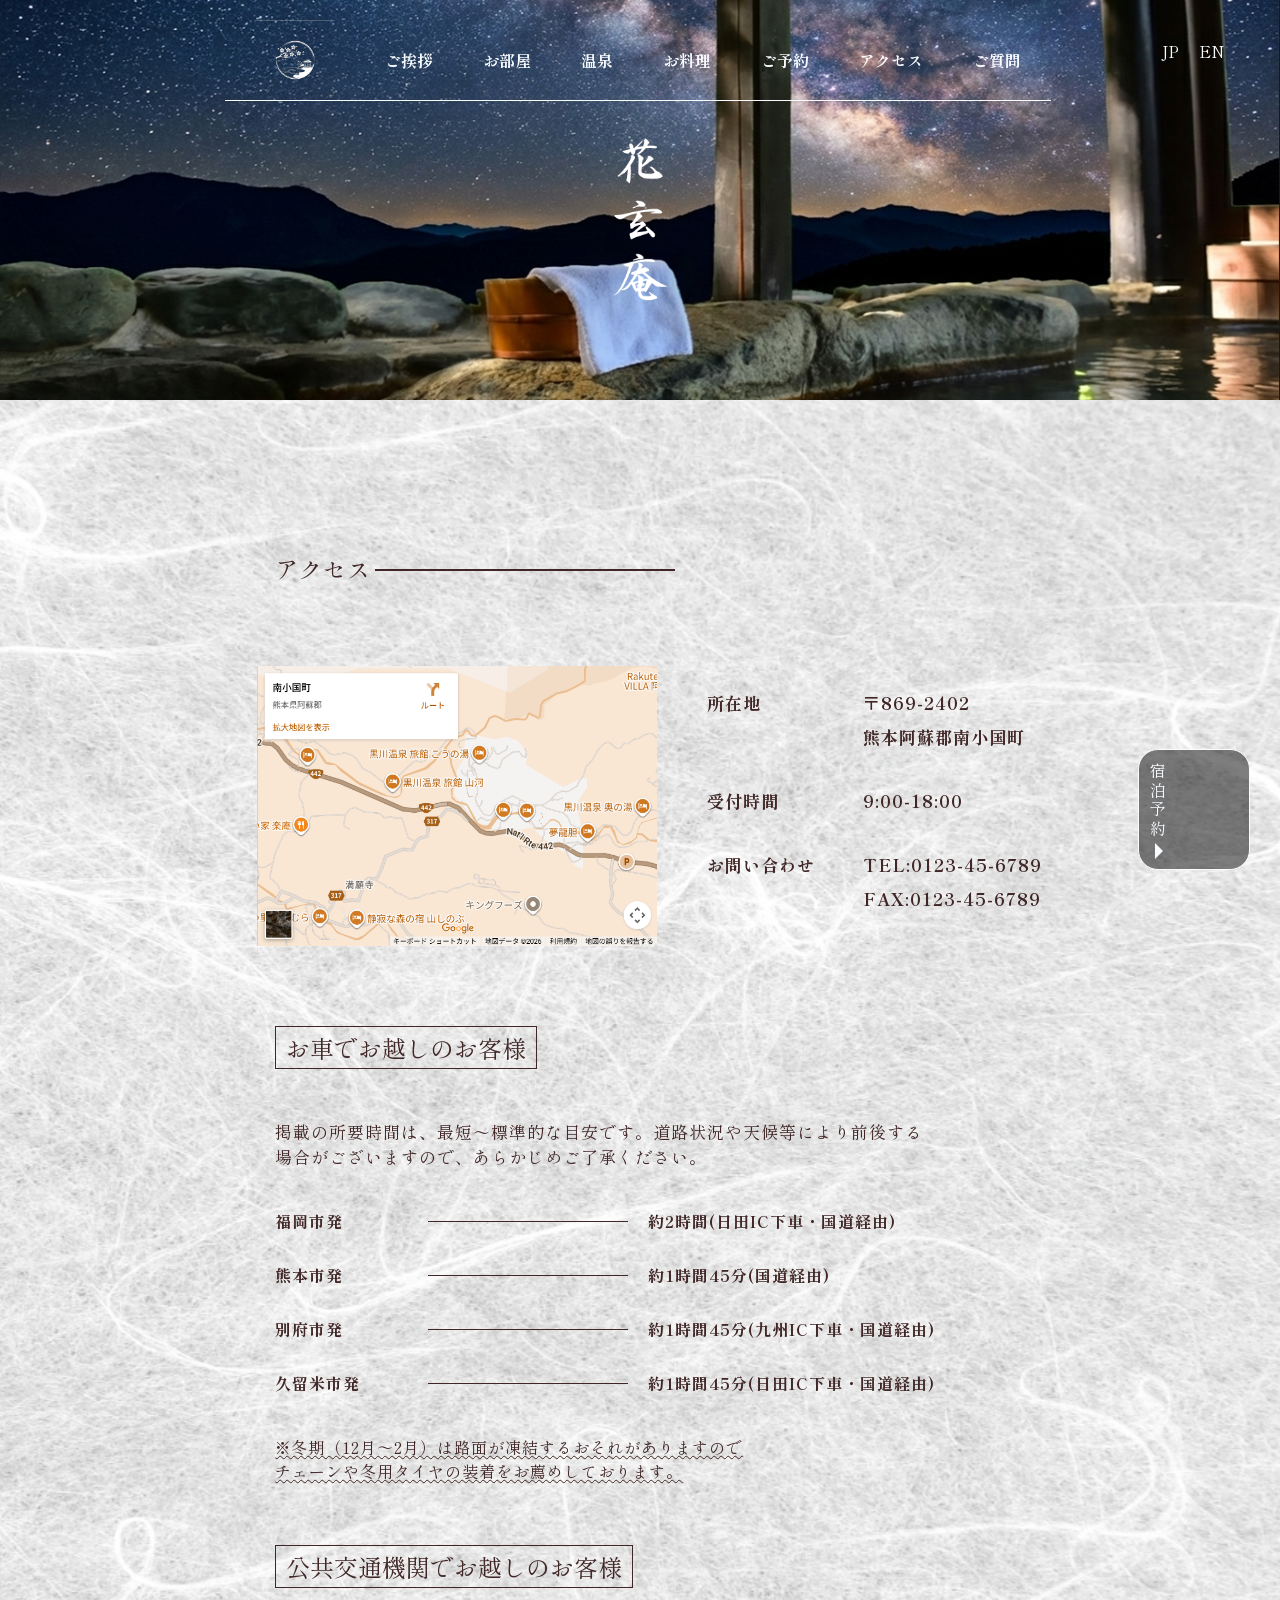
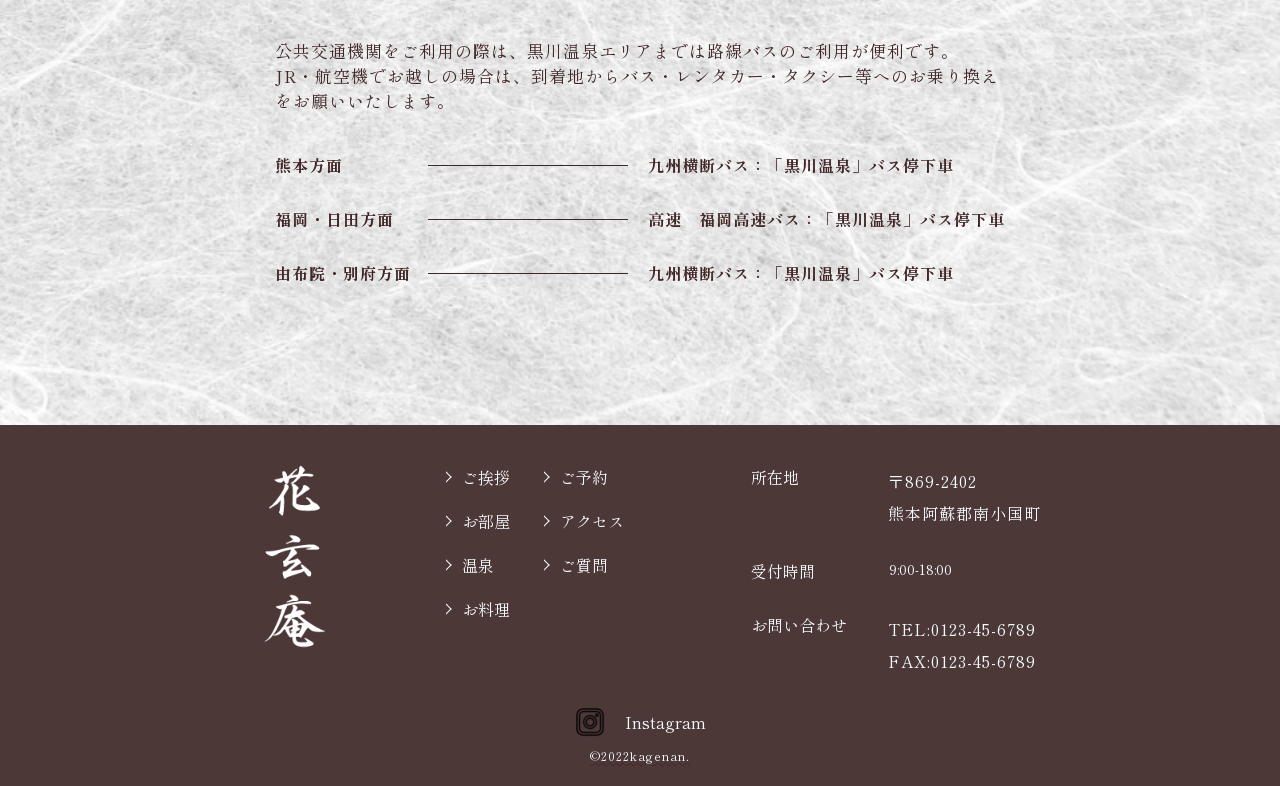
<file: access.html>
<!DOCTYPE html>
<html lang="ja">

<head>
    <meta charset="UTF-8">
    <meta http-equiv="X-UA-Compatible" content="IE=edge">
    <meta name="description" content="花玄庵webサイト">
    <meta name="viewport" content="width=device-width, initial-scale=1.0">
    <meta name="robots" content="noindex">
    <link rel="preconnect" href="https://fonts.googleapis.com">
    <link rel="preconnect" href="https://fonts.gstatic.com" crossorigin>
    <link href="https://fonts.googleapis.com/css2?family=Shippori+Mincho&display=swap" rel="stylesheet">
    <link rel="stylesheet" href="./access.css">
    <link rel="stylesheet" href="./slick/slick.css">
    <link rel="stylesheet" href="./slick/slick-theme.css">
    <title>花玄庵webサイト</title>
</head>

<body>
    <header>
        <div class="left">
            <span></span>
            <span></span>
            <span></span>
        </div>
        <nav>
            <ul>
                <li><a href="./index.html"><img src="./img/logo-kouho.png" alt="ロゴ"></a></li>
                <li><a href="./index.html">ご挨拶</a></li>
                <li><a href="./room.html">お部屋</a></li>
                <li><a href="./bath.html">温泉</a></li>
                <li><a href="./cook.html">お料理</a></li>
                <li><a href="./reservation.html">ご予約</a></li>
                <li><a href="./access.html">アクセス</a></li>
                <li><a href="./question.html">ご質問</a></li>
            </ul>
        </nav>
        <div class="language">
            <ul>
                <li>JP</li>
                <li>EN</li>
            </ul>
        </div>
    </header>
    <div class="topimg"></div>
    <div class="content">
        <div class="reservation">
            <a href="./reservation.html">宿泊予約</a>
        </div>
        <div class="inner">
            <h1>アクセス</h1>
            <div class="maparea">
                <img src="./img/map.png" alt="">
                <div class="adress">
                    <dl>
                        <dt>所在地</dt>
                        <dd>
                            <p>〒869-2402</p>
                            <p>熊本阿蘇郡南小国町</p>
                        </dd>
                    </dl>
                    <dl>
                        <dt>受付時間</dt>
                        <dd>9:00-18:00</dd>
                    </dl>
                    <dl>
                        <dt>お問い合わせ</dt>
                        <dd>
                            <p>TEL:0123-45-6789</p>
                            <p>FAX:0123-45-6789</p>
                        </dd>
                    </dl>
                </div>
            </div>
            <div class="cararea">
                <h2>お車でお越しのお客様</h2>
                <p class="intro">掲載の所要時間は、最短〜標準的な目安です。道路状況や天候等により前後する<br>場合がございますので、あらかじめご了承ください。</p>
                <ul class="car">
                    <li>
                        <dl>
                            <dt>福岡市発</dt>
                            <dd>約2時間(日田IC下車・国道経由)
                            </dd>
                        </dl>
                    </li>
                    <li>
                        <dl>
                            <dt>熊本市発</dt>
                            <dd>約1時間45分(国道経由)
                            </dd>
                        </dl>
                    </li>
                    <li>
                        <dl>
                            <dt>別府市発</dt>
                            <dd>約1時間45分(九州IC下車・国道経由)
                            </dd>
                        </dl>
                    </li>
                    <li>
                        <dl>
                            <dt>久留米市発</dt>
                            <dd>約1時間45分(日田IC下車・国道経由)
                            </dd>
                        </dl>
                    </li>
                </ul>
                <span>
                    ※冬期（12月～2月）は路面が凍結するおそれがありますので<br>
                    チェーンや冬用タイヤの装着をお薦めしております。
                </span>
            </div>
            <div class="communarea">
                <h2>公共交通機関でお越しのお客様</h2>
                <p class="intro">公共交通機関をご利用の際は、黒川温泉エリアまでは路線バスのご利用が便利です。<br>
                    JR・航空機でお越しの場合は、到着地からバス・レンタカー・タクシー等へのお乗り換え<br>をお願いいたします。</p>
                <ul class="car">
                    <li>
                        <dl>
                            <dt>熊本方面</dt>
                            <dd>九州横断バス：「黒川温泉」バス停下車
                            </dd>
                        </dl>
                    </li>
                    <li>
                        <dl>
                            <dt>福岡・日田方面</dt>
                            <dd>高速　福岡高速バス：「黒川温泉」バス停下車
                            </dd>
                        </dl>
                    </li>
                    <li>
                        <dl>
                            <dt>由布院・別府方面</dt>
                            <dd>九州横断バス：「黒川温泉」バス停下車
                            </dd>
                        </dl>
                    </li>
                </ul>
            </div>
        </div>
    </div>
    <footer>
        <div class="footerinner">
            <div class="logo">
                <img src="./img/kagenan.png" alt="ロゴ">
            </div>
            <div class="center">
                <div class="pagecontent">
                    <ul class="page">
                        <li><a href="./index.html">ご挨拶</a></li>
                        <li><a href="./room.html">お部屋</a></li>
                        <li><a href="">温泉</a></li>
                        <li><a href="./cook.html">お料理</a></li>
                    </ul>
                    <ul class="page">
                        <li><a href="./reservation.html">ご予約</a></li>
                        <li><a href="./access.html">アクセス</a></li>
                        <li><a href="./question.html">ご質問</a></li>
                    </ul>
                </div>
            </div>
            <div class="adress">
                <dl>
                    <dt>所在地</dt>
                    <dd>
                        <p>〒869-2402</p>
                        <p>熊本阿蘇郡南小国町</p>
                    </dd>
                </dl>
                <dl>
                    <dt>受付時間</dt>
                    <dd>9:00-18:00</dd>
                </dl>
                <dl>
                    <dt>お問い合わせ</dt>
                    <dd>
                        <p>TEL:0123-45-6789</p>
                        <p>FAX:0123-45-6789</p>
                    </dd>
                </dl>
            </div>
        </div>
        <div class="insta">
            <img src="./img/instagram.png" alt="インスタグラム">
            <p>Instagram</p>
        </div>
        <div class="footerspan">
            <span>&copy;2022kagenan.</span>
        </div>
    </footer>
    <script src="https://code.jquery.com/jquery-3.7.1.min.js"
        integrity="sha256-/JqT3SQfawRcv/BIHPThkBvs0OEvtFFmqPF/lYI/Cxo=" crossorigin="anonymous"></script>
    <script src="./slick/slick.min.js"></script>
    <script src="./script.js"></script>

</body>

</html>
</file>
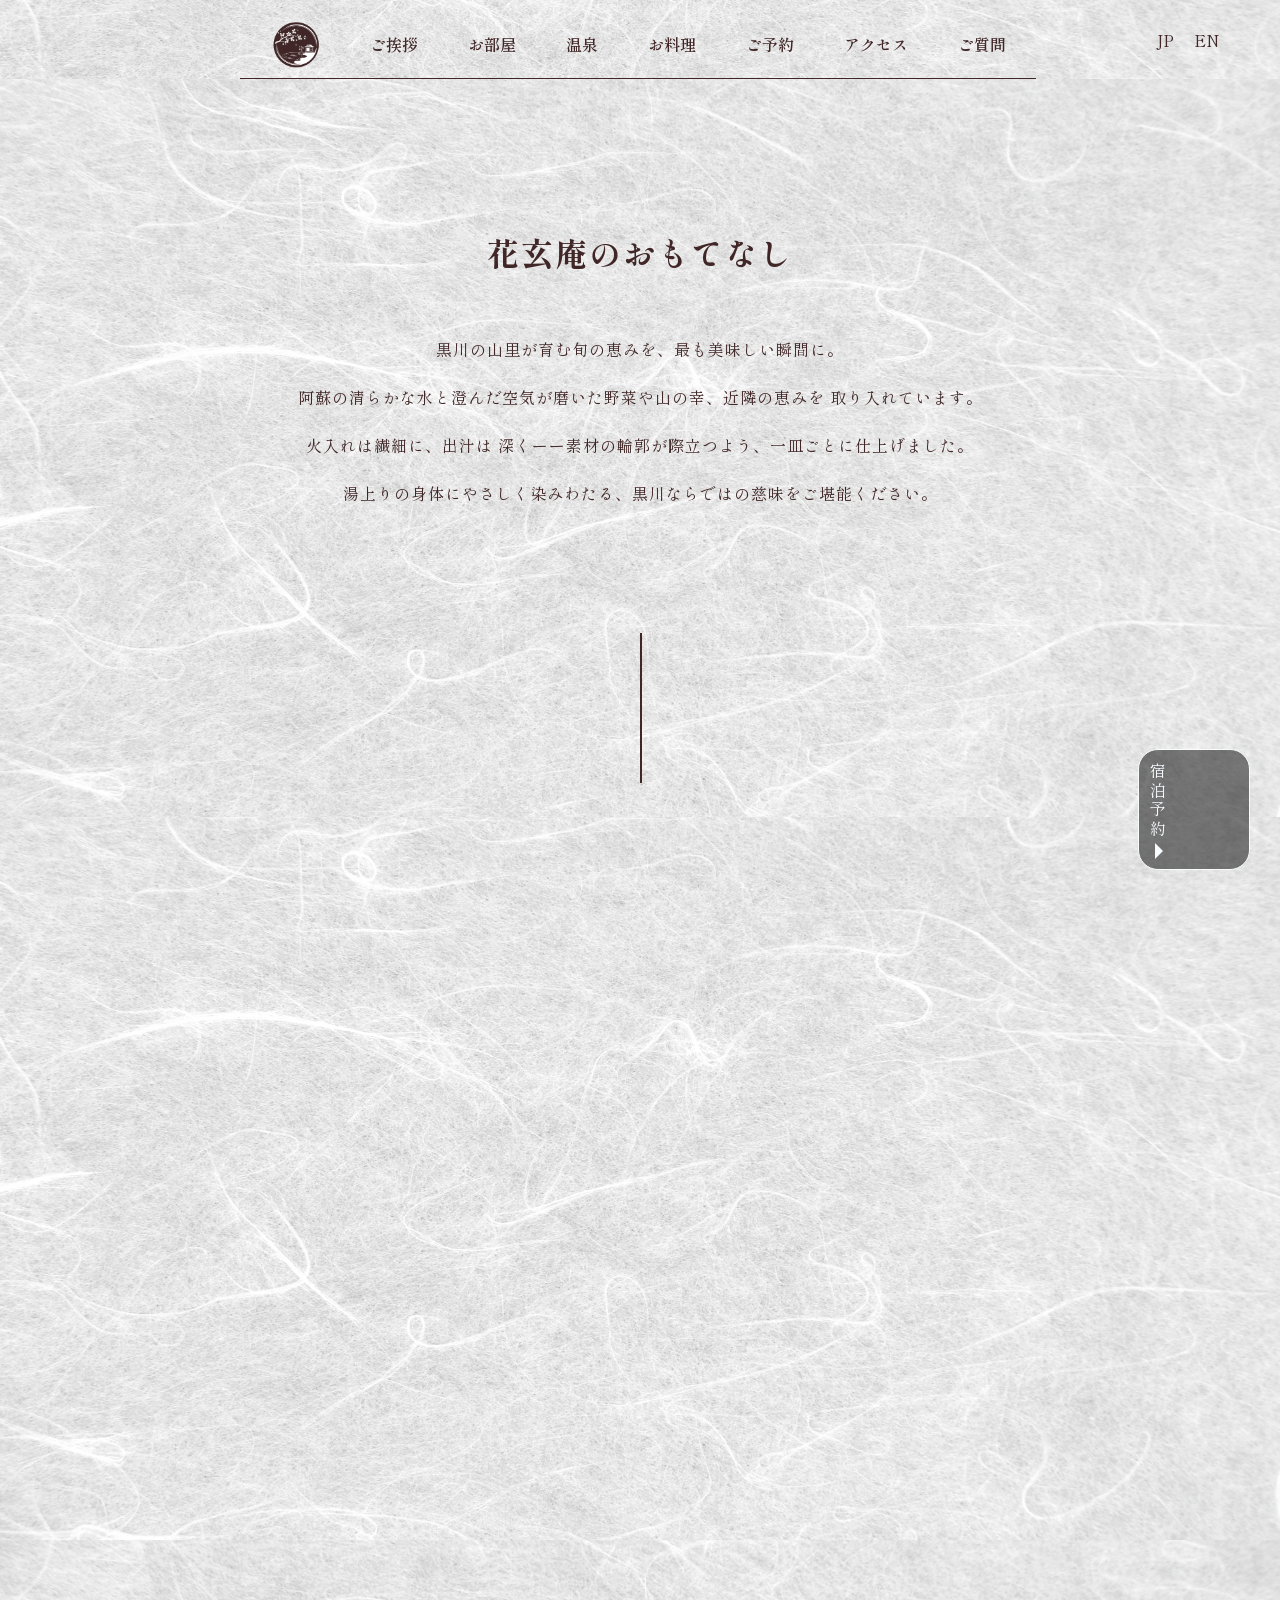
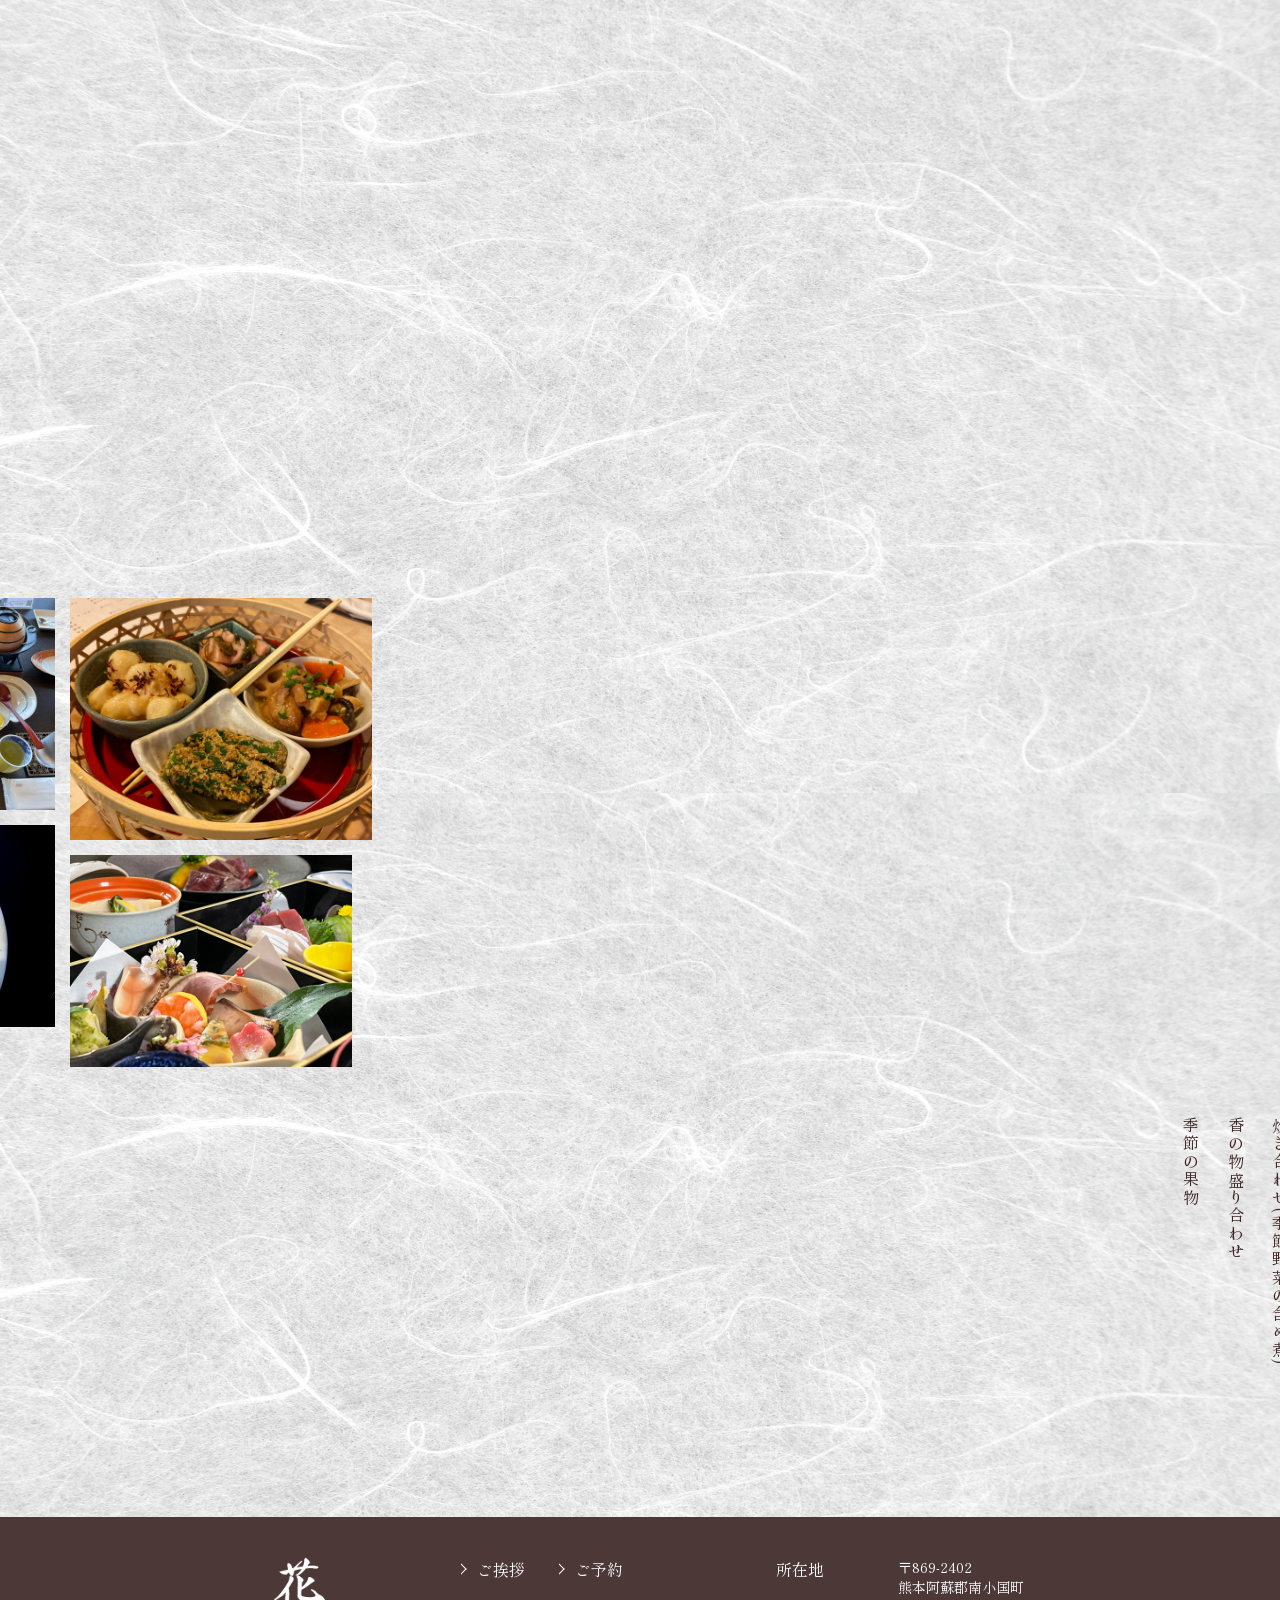
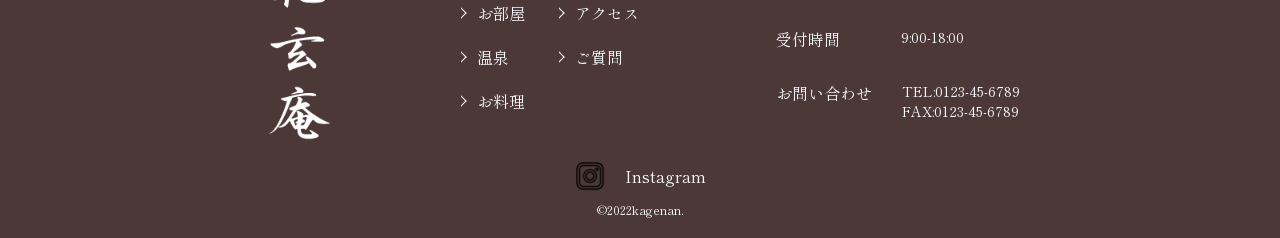
<file: cook.html>
<!DOCTYPE html>
<html lang="ja">

<head>
    <meta charset="UTF-8">
    <meta http-equiv="X-UA-Compatible" content="IE=edge">
    <meta name="description" content="花玄庵webサイト">
    <meta name="viewport" content="width=device-width, initial-scale=1.0">
    <meta name="robots" content="noindex">
    <link rel="preconnect" href="https://fonts.googleapis.com">
    <link rel="preconnect" href="https://fonts.gstatic.com" crossorigin>
    <link href="https://fonts.googleapis.com/css2?family=Shippori+Mincho&display=swap" rel="stylesheet">
    <link rel="stylesheet" href="./cook.css">
    <link rel="stylesheet" href="./slick/slick.css">
    <link rel="stylesheet" href="./slick/slick-theme.css">
    <title>花玄庵webサイト</title>
</head>

<body>
    <header class="huwa">
        <div class="left">
            <span></span>
            <span></span>
            <span></span>
        </div>
        <nav>
            <ul>
                <li><a href="./index.html"><img src="./img/icon.png" alt="ロゴ"></a></li>
                <li><a href="./index.html">ご挨拶</a></li>
                <li><a href="./room.html">お部屋</a></li>
                <li><a href="./bath.html">温泉</a></li>
                <li><a href="./cook.html">お料理</a></li>
                <li><a href="./reservation.html">ご予約</a></li>
                <li><a href="./access.html">アクセス</a></li>
                <li><a href="./question.html">ご質問</a></li>
            </ul>
        </nav>
        <div class="language">
            <ul>
                <li>JP</li>
                <li>EN</li>
            </ul>
        </div>
    </header>
    <div class="introduction huwa">
        <h1>花玄庵のおもてなし</h1>
        <p>黒川の山里が育む旬の恵みを、最も美味しい瞬間に。<br>
            阿蘇の清らかな水と澄んだ空気が磨いた野菜や山の幸、近隣の恵みを 取り入れています。<br>
            火入れは繊細に、出汁は 深くーー素材の輪郭が際立つよう、一皿ごとに仕上げました。<br>
            湯上りの身体にやさしく染みわたる、黒川ならではの慈味をご堪能ください。</p>
    </div>
    <div class="reservation huwa">
        <a href="./reservation.html">宿泊予約</a>
    </div>

    <div class="menu">
        <div class="dinner huwa">
            <h2>献立</h2>
            <div class="dinnercontent">
                <h3>夕食</h3>
                <div class="dinnercook">
                    <ul class="top">
                        <li><img src="./img/eat01.jpg" alt=""></li>
                        <li><img src="./img/cook5.jpg" alt=""></li>
                    </ul>
                    <ul class="bottom">
                        <li><img src="./img/cook6.jpg" alt=""></li>
                        <li><img src="./img/cook3.jpg" alt=""></li>
                    </ul>
                </div>
                <div class="osinagaki huwa">
                    <h4>おしながき<span>一例</span></h4>
                    <ul class="list">
                        <li>一、食前酒<span>梅酒</span></li>
                        <li>一、先付<span>山うどと湯葉の酢味噌掛け</span></li>
                        <li>一、前菜<span>阿蘇高菜とちりめんの和え物</span></li>
                        <li>一、茶碗<span>清まし仕立て</span></li>
                        <li>一、凌ぎ<span>季節の握り寿司</span></li>
                        <li>一、焼物<span>山女魚の塩焼き</span></li>
                        <li>一、温物<span>地野菜の含め煮</span></li>
                        <li>一、揚物<span>季節の天ぷら(山菜・地野菜)</span></li>
                        <li>一、酢の物<span>彩り野菜</span></li>
                        <li>一、御飯<span>南小国米土の土鍋炊き</span></li>
                        <li>一、止椀<span>赤出汁</span></li>
                        <li>一、甘味<span>抹茶わらび餅</span></li>
                    </ul>
                </div>
            </div>
        </div>
        <div class="morning huwa">
            <h2>献立</h2>
            <div class="dinnercontent">
                <h3>朝食</h3>
                <div class="dinnercook">
                    <ul class="top">
                        <li><img src="./img/asamesi.jpg" alt=""></li>
                        <li><img src="./img/34000104_s.jpg" alt=""></li>
                    </ul>
                    <ul class="bottom">
                        <li><img src="./img/33908802_s.jpg" alt=""></li>
                        <li><img src="./img/cook1.jpg" alt=""></li>
                    </ul>
                </div>
                <div class="osinagaki huwa">
                    <h4>おしながき<span>一例</span></h4>
                    <ul class="list">
                        <li>土鍋焼き<span>南小国米</span></li>
                        <li>味噌汁(自家味噌)</li>
                        <li>焼き魚(鱈・鮭・山女魚など)</li>
                        <li>だし巻き卵</li>
                        <li>小鉢三種</li>
                        <li>温泉玉子</li>
                        <li>地野菜のサラダ</li>
                        <li>炊き合わせ(季節野菜の含め煮)</li>
                        <li>香の物<span>盛り合わせ</span></li>
                        <li>季節の果物</li>
                    </ul>
                </div>
            </div>
        </div>
    </div>
    <footer>
        <div class="footerinner">
            <div class="logo">
                <img src="./img/kagenan.png" alt="ロゴ">
            </div>
            <div class="center">
                <div class="pagecontent">
                    <ul class="page">
                        <li><a href="./index.html">ご挨拶</a></li>
                        <li><a href="./room.html">お部屋</a></li>
                        <li><a href="./bath.html">温泉</a></li>
                        <li><a href="./cook.html">お料理</a></li>
                    </ul>
                    <ul class="page">
                        <li><a href="./reservation.html">ご予約</a></li>
                        <li><a href="./access.html">アクセス</a></li>
                        <li><a href="./question.html">ご質問</a></li>
                    </ul>
                </div>
            </div>
            <div class="adress">
                <dl>
                    <dt>所在地</dt>
                    <dd>
                        <p>〒869-2402</p>
                        <p>熊本阿蘇郡南小国町</p>
                    </dd>
                </dl>
                <dl>
                    <dt>受付時間</dt>
                    <dd>9:00-18:00</dd>
                </dl>
                <dl>
                    <dt>お問い合わせ</dt>
                    <dd>
                        <p>TEL:0123-45-6789</p>
                        <p>FAX:0123-45-6789</p>
                    </dd>
                </dl>
            </div>
        </div>
        <div class="insta">
            <img src="./img/instagram.png" alt="インスタグラム">
            <p>Instagram</p>
        </div>

        <div class="footerspan">
            <span>&copy;2022kagenan.</span>
        </div>
    </footer>
    <script src="https://code.jquery.com/jquery-3.7.1.min.js"
        integrity="sha256-/JqT3SQfawRcv/BIHPThkBvs0OEvtFFmqPF/lYI/Cxo=" crossorigin="anonymous"></script>
    <script src="./slick/slick.min.js"></script>
    <script src="./script.js"></script>

</body>

</html>
</file>
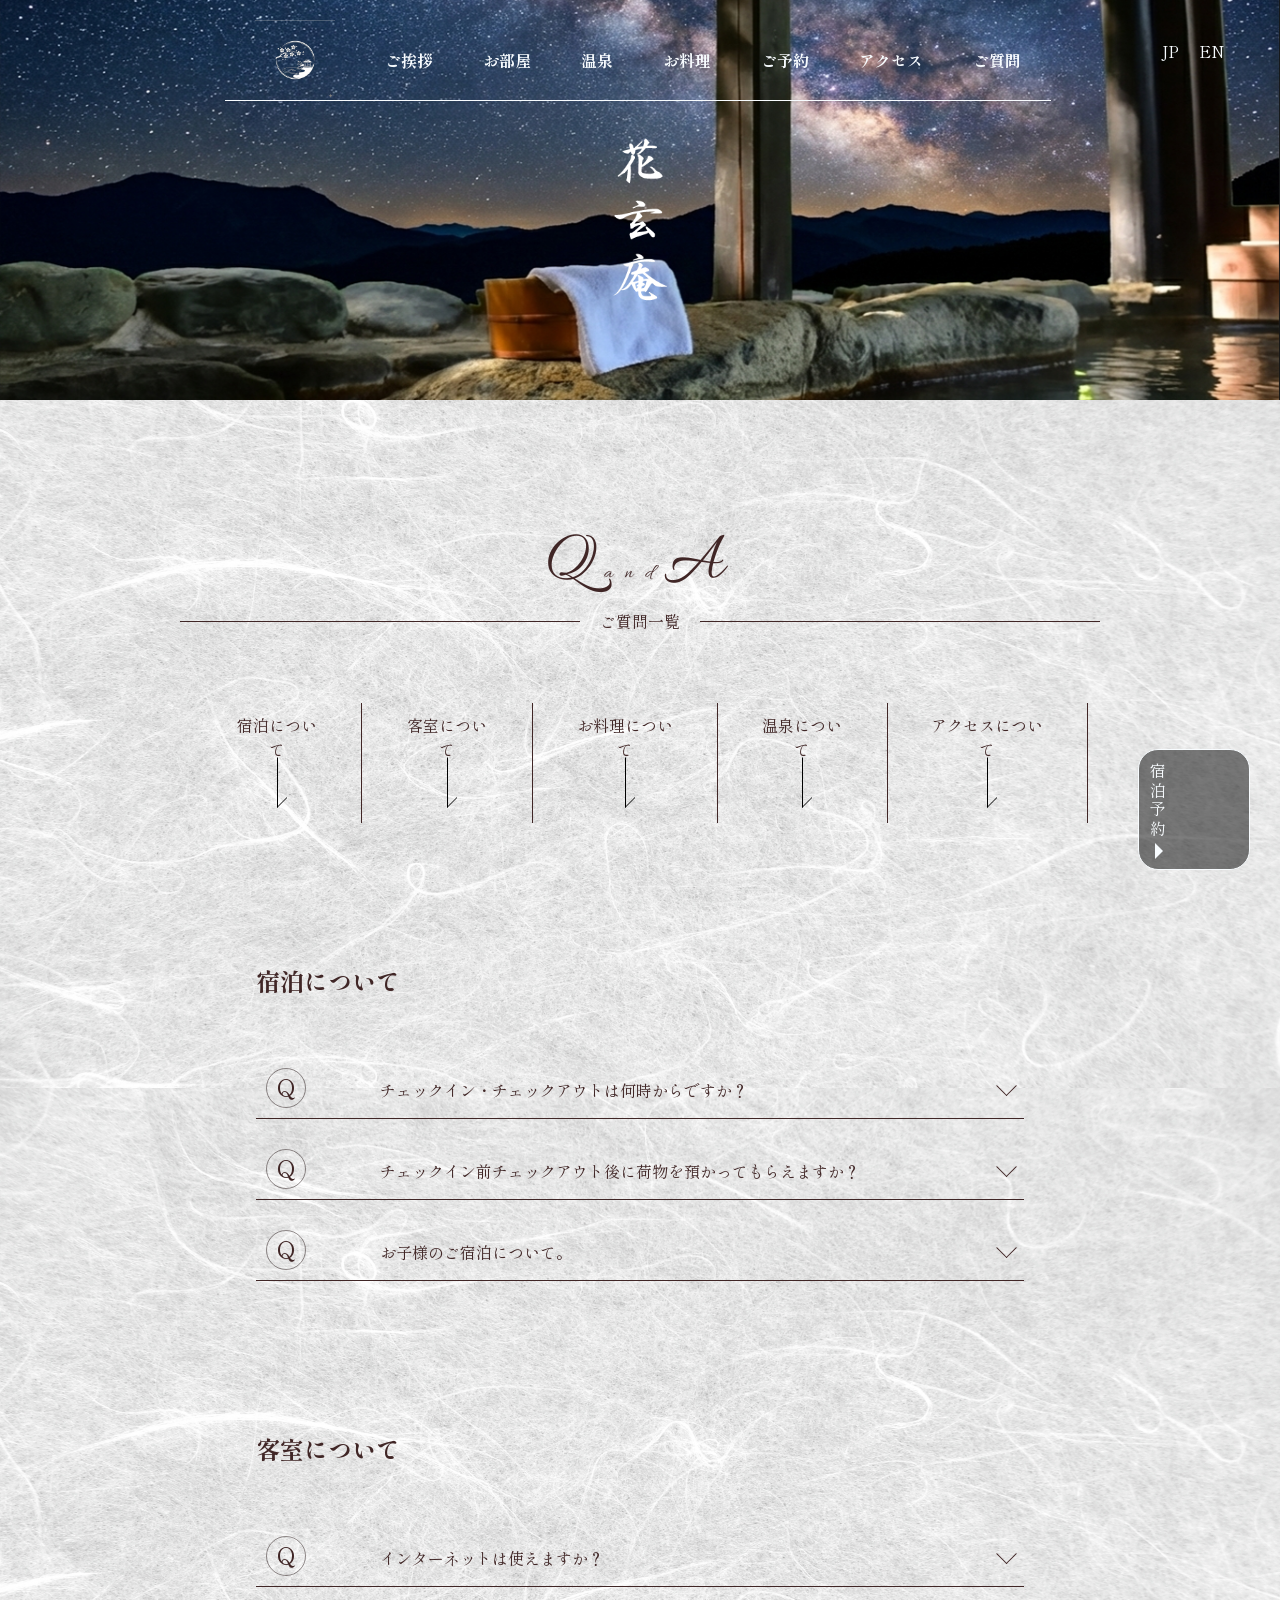
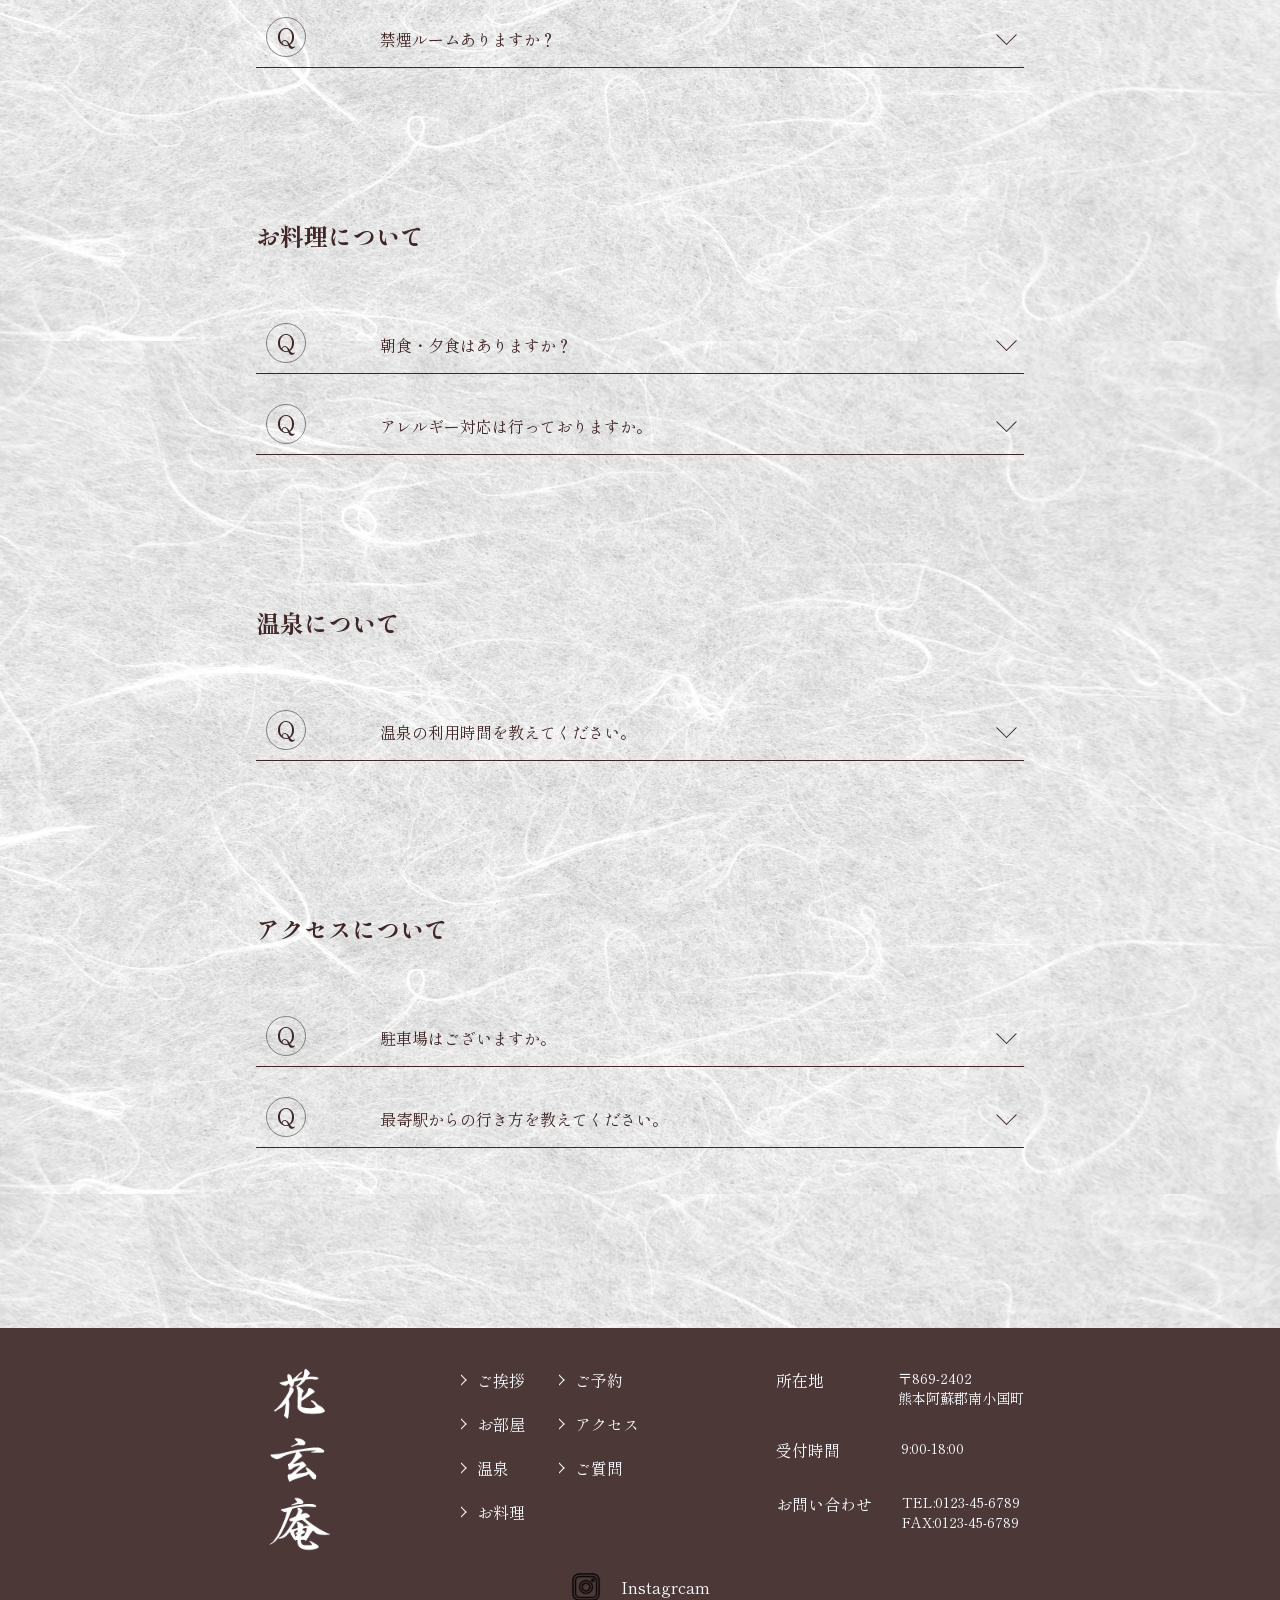
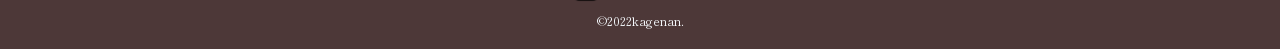
<file: question.html>
<!DOCTYPE html>
<html lang="ja">

<head>
    <meta charset="UTF-8">
    <meta http-equiv="X-UA-Compatible" content="IE=edge">
    <meta name="description" content="花玄庵webサイト">
    <meta name="viewport" content="width=device-width, initial-scale=1.0">
    <meta name="robots" content="noindex">
    <link rel="preconnect" href="https://fonts.googleapis.com">
    <link rel="preconnect" href="https://fonts.gstatic.com" crossorigin>
    <link href="https://fonts.googleapis.com/css2?family=Shippori+Mincho&display=swap" rel="stylesheet">
    <link rel="preconnect" href="https://fonts.googleapis.com">
    <link rel="preconnect" href="https://fonts.gstatic.com" crossorigin>
    <link href="https://fonts.googleapis.com/css2?family=Allura&family=Satisfy&display=swap" rel="stylesheet">
    <link rel="stylesheet" href="./question.css">
    <link rel="stylesheet" href="./slick/slick.css">
    <link rel="stylesheet" href="./slick/slick-theme.css">
    <title>花玄庵webサイト</title>
</head>

<body>
    <header>
        <div class="left">
            <span></span>
            <span></span>
            <span></span>
        </div>
        <nav>
            <ul>
                <li><a href="./index.html"><img src="./img/logo-kouho.png" alt="ロゴ"></a></li>
                <li><a href="./index.html">ご挨拶</a></li>
                <li><a href="./room.html">お部屋</a></li>
                <li><a href="">温泉</a></li>
                <li><a href="./cook.html">お料理</a></li>
                <li><a href="./reservation.html">ご予約</a></li>
                <li><a href="./access.html">アクセス</a></li>
                <li><a href="./question.html">ご質問</a></li>
            </ul>
        </nav>
        <div class="language">
            <ul>
                <li>JP</li>
                <li>EN</li>
            </ul>
        </div>
    </header>
    <div class="topimg"></div>
    <div class="content">
        <div class="contentinner">
            <h1>Q<span>and</span>A</h1>
            <span class="itiran">ご質問一覧</span>
            <ul>
                <li><a href="#stay">宿泊について</a></li>
                <li><a href="#guestroom">客室について</a></li>
                <li><a href="#cooking">お料理について</a></li>
                <li><a href="#hotspring">温泉について</a></li>
                <li><a href="#access">アクセスについて</a></li>
            </ul>
        </div>
        <div class="reservation">
            <a href="./reservation.html">宿泊予約</a>
        </div>
        <section id="stay" class="padding">
            <h2>宿泊について</h2>
            <input type="checkbox" id="check1" class="stay">
            <label for="check1" class="staylabel">
                <span>Q</span>
                チェックイン・チェックアウトは何時からですか？
            </label>
            <div class="sita">
                チェックイン：15:00<span></span>チェックアウト:11:00
            </div>
            <input type="checkbox" id="check2" class="stay">
            <label for="check2" class="staylabel">
                <span>Q</span>
                チェックイン前チェックアウト後に荷物を預かってもらえますか？
            </label>
            <div class="sita">
                それぞれ前後５時間以内でしたら受付可能でございます。
            </div>
            <input type="checkbox" id="check3" class="stay">
            <label for="check3" class="staylabel">
                <span>Q</span>
                お子様のご宿泊について。
            </label>
            <div class="sita">
                当館では４人までのお子様の受け入れを対応可としています。
            </div>
        </section>
        <section id="guestroom" class="padding">
            <h2>客室について</h2>
            <input type="checkbox" id="check4" class="stay">
            <label for="check4" class="staylabel">
                <span>Q</span>
                インターネットは使えますか？
            </label>
            <div class="sita">
                ご使用できます。当館の無料Wi-Fiをお貸しいたしますので、ご利用ください。
            </div>
            <input type="checkbox" id="check5" class="stay">
            <label for="check5" class="staylabel">
                <span>Q</span>
                禁煙ルームありますか？
            </label>
            <div class="sita">
                ございます。当館の専用禁煙ルームをご利用ください。
            </div>
        </section>
        <section id="cooking" class="padding">
            <h2>お料理について</h2>
            <input type="checkbox" id="check6" class="stay">
            <label for="check6" class="staylabel">
                <span>Q</span>
                朝食・夕食はありますか？
            </label>
            <div class="sita">
                ございます。朝食・夕食それぞれありなしを選択できますのでお好みでご選択ください。
            </div>
            <input type="checkbox" id="check7" class="stay">
            <label for="check7" class="staylabel">
                <span>Q</span>
                アレルギー対応は行っておりますか。
            </label>
            <div class="sita">
                行っております。<br>もし食べられないものがございましたら可能な限り対応いたしますので、お気軽にご相談下さい。
            </div>
        </section>
        <section id="hotspring" class="padding">
            <h2>温泉について</h2>
            <input type="checkbox" id="check8" class="stay">
            <label for="check8" class="staylabel">
                <span>Q</span>
                温泉の利用時間を教えてください。
            </label>
            <div class="sita">
                8：00-10：00<span></span>15：00-20：00
            </div>
        </section>
        <section id="access" class="padding">
            <h2>アクセスについて</h2>
            <input type="checkbox" id="check9" class="stay">
            <label for="check9" class="staylabel">
                <span>Q</span>
                駐車場はございますか。
            </label>
            <div class="sita">
                旅館より徒歩5分の場所にございます。詳しくはアクセスページをご覧ください。
            </div>
            <input type="checkbox" id="check10" class="stay">
            <label for="check10" class="staylabel">
                <span>Q</span>
                最寄駅からの行き方を教えてください。
            </label>
            <div class="sita">
                アクセスページをご覧ください。
            </div>
        </section>
    </div>
    <footer>
        <div class="footerinner">
            <div class="logo">
                <img src="./img/kagenan.png" alt="ロゴ">
            </div>
            <div class="center">
                <div class="pagecontent">
                    <ul class="page">
                        <li><a href="./index.html">ご挨拶</a></li>
                        <li><a href="./room.html">お部屋</a></li>
                        <li><a href="">温泉</a></li>
                        <li><a href="./cook.html">お料理</a></li>
                    </ul>
                    <ul class="page">
                        <li><a href="./reservation.html">ご予約</a></li>
                        <li><a href="./access.html">アクセス</a></li>
                        <li><a href="./question.html">ご質問</a></li>
                    </ul>
                </div>
            </div>
            <div class="adress">
                <dl>
                    <dt>所在地</dt>
                    <dd>
                        <p>〒869-2402</p>
                        <p>熊本阿蘇郡南小国町</p>
                    </dd>
                </dl>
                <dl>
                    <dt>受付時間</dt>
                    <dd>9:00-18:00</dd>
                </dl>
                <dl>
                    <dt>お問い合わせ</dt>
                    <dd>
                        <p>TEL:0123-45-6789</p>
                        <p>FAX:0123-45-6789</p>
                    </dd>
                </dl>
            </div>
        </div>
        <div class="insta">
            <img src="./img/instagram.png" alt="インスタグラム">
            <p>Instagrcam</p>
        </div>
        <div class="footerspan">
            <span>&copy;2022kagenan.</span>
        </div>
    </footer>

</body>

</html>
</file>
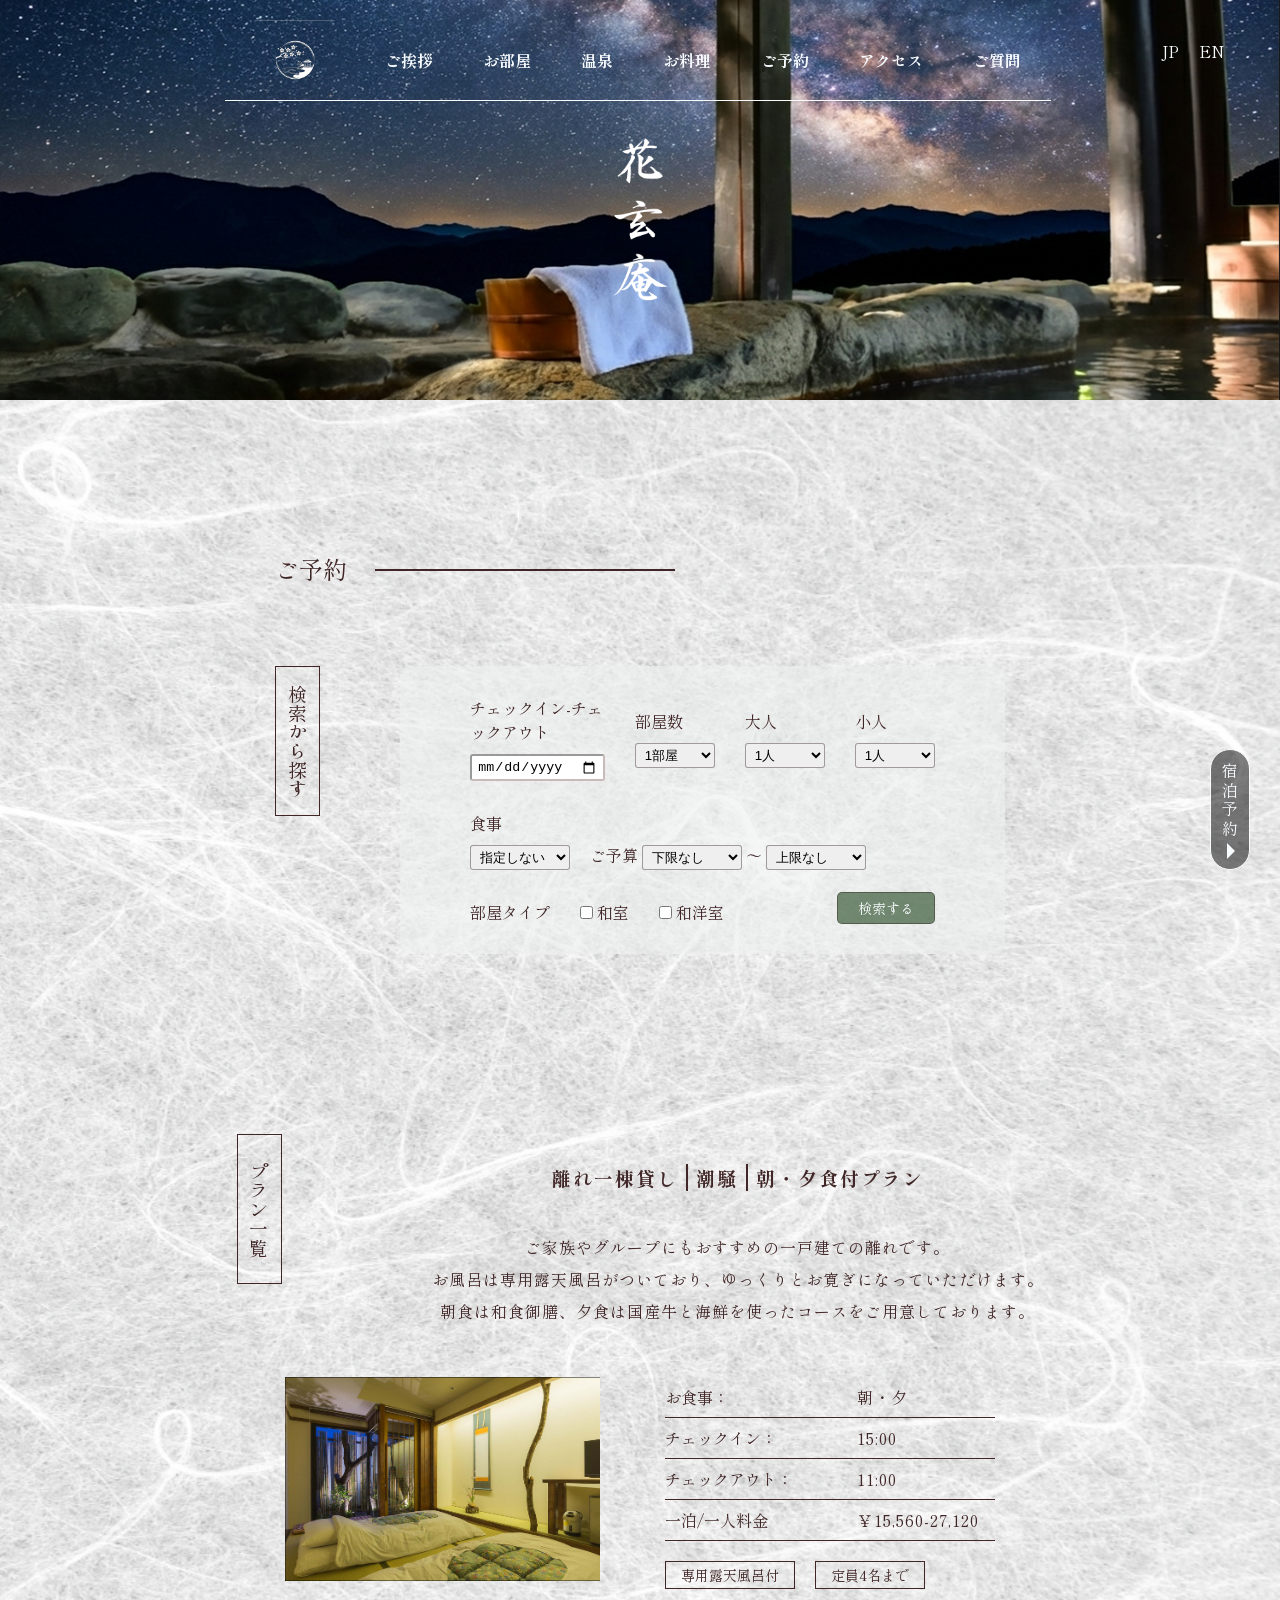
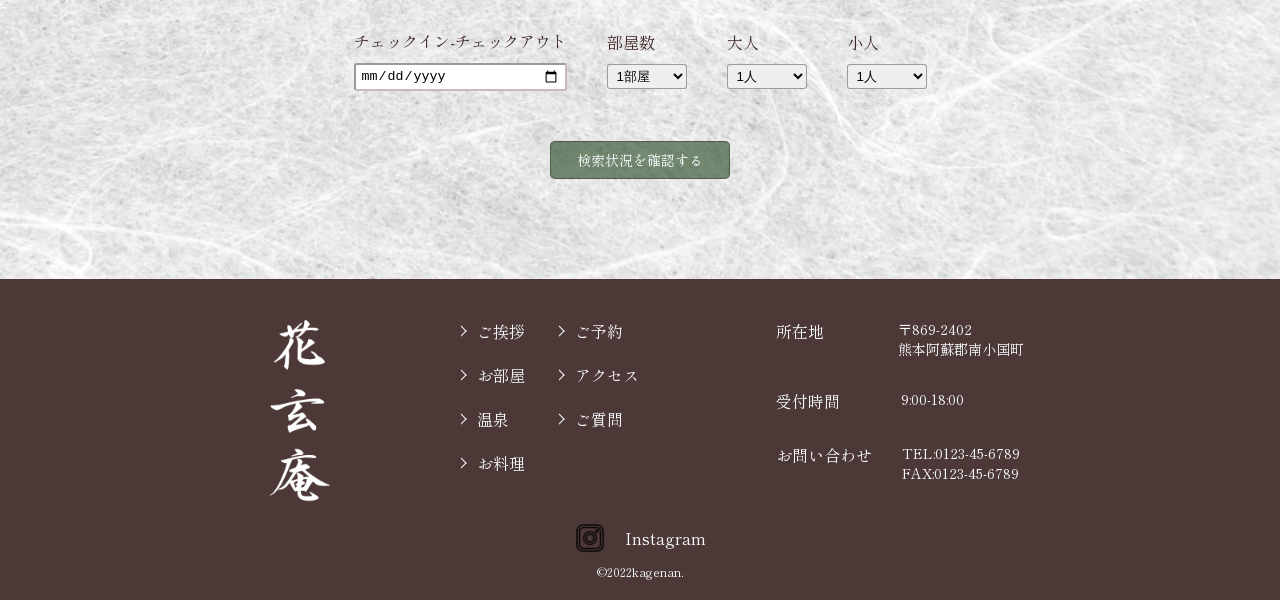
<file: reservation.html>
<!DOCTYPE html>
<html lang="ja">

<head>
    <meta charset="UTF-8">
    <meta http-equiv="X-UA-Compatible" content="IE=edge">
    <meta name="description" content="花玄庵webサイト">
    <meta name="viewport" content="width=device-width, initial-scale=1.0">
    <meta name="robots" content="noindex">
    <link rel="preconnect" href="https://fonts.googleapis.com">
    <link rel="preconnect" href="https://fonts.gstatic.com" crossorigin>
    <link href="https://fonts.googleapis.com/css2?family=Shippori+Mincho&display=swap" rel="stylesheet">
    <link rel="stylesheet" href="./reservation.css">
    <link rel="stylesheet" href="./slick/slick.css">
    <link rel="stylesheet" href="./slick/slick-theme.css">
    <title>花玄庵webサイト</title>
</head>

<body>
    <header>
        <div class="left">
            <span></span>
            <span></span>
            <span></span>
        </div>
        <nav>
            <ul>
                <li><a href="./index.html"><img src="./img/logo-kouho.png" alt="ロゴ"></a></li>
                <li><a href="./index.html">ご挨拶</a></li>
                <li><a href="./room.html">お部屋</a></li>
                <li><a href="./bath.html">温泉</a></li>
                <li><a href="./cook.html">お料理</a></li>
                <li><a href="./reservation.html">ご予約</a></li>
                <li><a href="./access.html">アクセス</a></li>
                <li><a href="./question.html">ご質問</a></li>
            </ul>
        </nav>
        <div class="language">
            <ul>
                <li>JP</li>
                <li>EN</li>
            </ul>
        </div>
    </header>
    <div class="topimg"></div>
    <div class="content">
        <div class="reservation">
            <a href="">宿泊予約</a>
        </div>
        <div class="inner">
            <h1>ご予約</h1>
            <div class="top">
                <h2>検索から探す</h2>
                <div class="flex">
                    <div class="reserchtop">
                        <div class="br">
                            <label for="check1">
                                チェックイン-チェックアウト
                            </label>
                            <input type="date" id="check1" name="date">
                        </div>
                        <div class="br">
                            <label for="room">
                                部屋数
                            </label>
                            <select name="room" id="room">
                                <option value="1r">1部屋</option>
                                <option value="2r">2部屋</option>
                                <option value="3r">3部屋</option>
                                <option value="4r">4部屋</option>
                            </select>
                        </div>
                        <div class="br">
                            <label for="adult">
                                大人
                            </label>
                            <select name="adult" id="adult">
                                <option value="1A">1人</option>
                                <option value="2A">2人</option>
                                <option value="3A">3人</option>
                                <option value="4A">4人</option>
                                <option value="5A">5人</option>
                                <option value="6A">6人</option>
                                <option value="7A">7人</option>
                                <option value="8A">8人</option>
                                <option value="9A">9人</option>
                                <option value="10A">10人</option>
                            </select>
                        </div>
                        <div class="br">
                            <label for="child">
                                小人
                            </label>
                            <select name="child" id="child">
                                <option value="1c">1人</option>
                                <option value="2c">2人</option>
                                <option value="3c">3人</option>
                                <option value="4c">4人</option>
                                <option value="5c">5人</option>
                                <option value="6c">6人</option>
                                <option value="7c">7人</option>
                            </select>
                        </div>
                    </div>
                    <div class="reserchcenter">
                        <div class="meal">
                            <label for="cooking">食事</label>
                            <select name="cooking" id="cooking">
                                <option value="none">指定しない</option>
                                <option value="none">食事なし</option>
                                <option value="none">朝のみ</option>
                                <option value="none">夕のみ</option>
                                <option value="none">朝・夕</option>
                            </select>
                        </div>
                        <div class="money">
                            <div class="budgetinner">
                                <label for="budget1">ご予算</label>
                                <select name="budget" id="budget1">
                                    <option value="上限なし">下限なし</option>
                                    <option value="15,000">15,000円</option>
                                    <option value="20,000">20,000円</option>
                                    <option value="25,000">25,000円</option>
                                    <option value="30,000">30,000円</option>
                                    <option value="35,000">35,000円</option>
                                    <option value="40,000">40,000円</option>
                                    <option value="45,000">45,000円</option>
                                    <option value="50,000">50,000円</option>
                                </select>
                                <span>～</span>
                                <label for="budget2"></label>
                                <select name="budget" id="budget2">
                                    <option value="上限なし">上限なし</option>
                                    <option value="55,000">55,000円</option>
                                    <option value="60,000">60,000円</option>
                                    <option value="65,000">65,000円</option>
                                    <option value="70,000">70,000円</option>
                                    <option value="75,000">75,000円</option>
                                    <option value="80,000">80,000円</option>
                                    <option value="85,000">85,000円</option>
                                    <option value="90,000">90,000円</option>
                                </select>
                            </div>
                        </div>
                    </div>
                    <div class="reserchbottom">
                        <div class="roomdetail">
                            <p>部屋タイプ</p>
                            <div class="button">
                                <input type="checkbox" id="washitu" name="washitu">
                                <label for="washitu">和室</label>
                            </div>
                            <div class="button">
                                <input type="checkbox" id="wayoushitu" name="wayousitu">
                                <label for="wayoushitu">和洋室</label>
                            </div>
                            <p class="serch">検索する</p>
                        </div>
                    </div>
                </div>
            </div>
        </div>
        <div class="bottom">
            <div class="bottomtop">
                <h2>プラン一覧</h2>
                <div class="text">
                    <h3>離れ一棟貸し<span>潮騒</span>朝・夕食付プラン</h3>
                    <p>ご家族やグループにもおすすめの一戸建ての離れです。<br>
                        お風呂は専用露天風呂がついており、<br class="kai">ゆっくりとお寛ぎになっていただけます。<br>
                        朝食は和食御膳、夕食は国産牛と海鮮を使ったコースを<br class="kai">ご用意しております。
                    </p>
                </div>
            </div>
            <div class="plan">
                <div class="img">
                    <img src="./img/room4.jpg" alt="">
                </div>
                <div class="detailright">
                    <dl class="detail">
                        <dt>お食事：</dt>
                        <dd>朝・夕</dd>
                        <dt>チェックイン：</dt>
                        <dd>15:00</dd>
                        <dt>チェックアウト：</dt>
                        <dd>11:00</dd>
                        <dt>一泊/一人料金</dt>
                        <dd>￥15,560-27,120</dd>
                    </dl>
                    <div class="hako">
                        <p>専用露天風呂付</p>
                        <p>定員4名まで</p>
                    </div>
                </div>
            </div>
            <div class="reserchtop">
                <div class="br">
                    <label for="check2">
                        チェックイン-チェックアウト
                    </label>
                    <input type="date" id="check2" name="date">
                </div>
                <div class="br">
                    <label for="room">
                        部屋数
                    </label>
                    <select name="room" id="room2">
                        <option value="1r">1部屋</option>
                        <option value="2r">2部屋</option>
                        <option value="3r">3部屋</option>
                        <option value="4r">4部屋</option>
                    </select>
                </div>
                <div class="br">
                    <label for="adult2">
                        大人
                    </label>
                    <select name="adult" id="adult2">
                        <option value="1A">1人</option>
                        <option value="2A">2人</option>
                        <option value="3A">3人</option>
                        <option value="4A">4人</option>
                        <option value="5A">5人</option>
                        <option value="6A">6人</option>
                        <option value="7A">7人</option>
                        <option value="8A">8人</option>
                        <option value="9A">9人</option>
                        <option value="10A">10人</option>
                    </select>
                </div>
                <div class="br">
                    <label for="child2">
                        小人
                    </label>
                    <select name="child" id="child2">
                        <option value="1c">1人</option>
                        <option value="2c">2人</option>
                        <option value="3c">3人</option>
                        <option value="4c">4人</option>
                    </select>
                </div>
            </div>
            <p class="serchkakunin">検索状況を確認する</p>
        </div>
    </div>
    <footer>
        <div class="footerinner">
            <div class="logo">
                <img src="./img/kagenan.png" alt="ロゴ">
            </div>
            <div class="center">
                <div class="pagecontent">
                    <ul class="page">
                        <li><a href="./index.html">ご挨拶</a></li>
                        <li><a href="./room.html">お部屋</a></li>
                        <li><a href="./bath.html">温泉</a></li>
                        <li><a href="./cook.html">お料理</a></li>
                    </ul>
                    <ul class="page">
                        <li><a href="./reservation.html">ご予約</a></li>
                        <li><a href="./access.html">アクセス</a></li>
                        <li><a href="./question.html">ご質問</a></li>
                    </ul>
                </div>
            </div>
            <div class="adress">
                <dl>
                    <dt>所在地</dt>
                    <dd>
                        <p>〒869-2402</p>
                        <p>熊本阿蘇郡南小国町</p>
                    </dd>
                </dl>
                <dl>
                    <dt>受付時間</dt>
                    <dd>9:00-18:00</dd>
                </dl>
                <dl>
                    <dt>お問い合わせ</dt>
                    <dd>
                        <p>TEL:0123-45-6789</p>
                        <p>FAX:0123-45-6789</p>
                    </dd>
                </dl>
            </div>
        </div>
        <div class="insta">
            <img src="./img/instagram.png" alt="インスタグラム">
            <p>Instagram</p>
        </div>

        <div class="footerspan">
            <span>&copy;2022kagenan.</span>
        </div>
    </footer>
    <script src="./script.js"></script>
</body>

</html>
</file>
<file: access.css>
@charset "UTF-8";

*,
::before,
::after {
    padding: 0;
    margin: 0;
    box-sizing: border-box;
    scroll-behavior: smooth;
}

a {
    color: var(--text-color);
    text-decoration: none;
    display: block;

}

li {
    list-style: none;
}

img {
    vertical-align: bottom;
    width: 100%;
}

p {
    font-family: var(--font-fontFamily);
    color: var(--text-color);
}

:root {
    --text-color: rgb(248, 252, 255);
    --font-fontFamily: "Shippori Mincho", serif;
    --text2-color: #402626;
    --maxWidth-max-width: 1600px;

}

header {
    display: flex;
    justify-content: space-around;
    align-items: center;
    width: 100%;
    max-width: var(--maxWidth-max-width);
    position: relative;
    z-index: 100;

}

.left {
    width: 60px;
    opacity: 0;
}

header li:first-of-type img {
    width: 80px;
    height: fit-content;
}

header nav {
    border-bottom: 1px solid rgb(248, 252, 255);
    padding: 20px 30px 0;

}

header nav ul {
    display: flex;
    align-items: center;
    width: 100%;
    gap: 50px;
    max-width: 1200px;

}

header ul li a {
    font-family: var(--font-fontFamily);
    color: var(--text-color);
    font-weight: bold;
}

header ul li:hover a,
.language ul li:hover {
    transition: all 0.3s;
    scale: 1.03;
}

.language ul {
    display: flex;
    gap: 20px;
    color: var(--text-color);
    font-family: var(--font-fontFamily);
    cursor: pointer;

}

.reservation {
    position: fixed;
    bottom: 30px;
    right: 30px;
    z-index: 200;
    border: 1px solid rgb(248, 252, 255);
    border-radius: 20px;
    padding: 13px 7px 30px;
    background-color: rgba(0, 0, 0, 0.5);
    transition: all 0.2s;
}

.reservation::after {
    content: "";
    display: block;
    width: 0;
    height: 0;
    border-color: transparent transparent transparent rgb(248, 252, 255);
    border-style: solid;
    border-width: 8px;
    position: absolute;
    bottom: 10px;
    left: 16px;
}

.reservation a {
    writing-mode: vertical-rl;
    letter-spacing: 3px;
    font-family: var(--font-fontFamily);
    transition: all 0.2s;
}

.reservation:hover {
    background-color: rgba(248, 252, 255, 0.5);

}

.reservation:hover a {
    color: rgb(0, 0, 0);
}

.topimg {
    background: url(./img/reservetop.png) center/cover no-repeat;
    height: 400px;
    position: absolute;
    z-index: 1;
    top: 0;
    left: 0;
    right: 0;
}

.topimg::after {
    content: "";
    background: url(./img/kagenan.png) center/contain no-repeat;
    width: 100px;
    height: 200px;
    display: block;
    position: absolute;
    top: 30%;
    left: 50%;
    transform: translateX(-50%);
    z-index: 500;
}

.content {
    background: url(./img/whitewashi.jpg) center/cover repeat-y;
    padding: 450px 0 100px;
}

.inner {
    width: 57%;
    margin: 0 auto;
}

h1 {
    color: var(--text2-color);
    font-family: var(--font-fontFamily);
    font-size: 24px;
    font-weight: normal;
    position: relative;
    margin-bottom: 80px;
}

h1::after {
    content: "";
    display: block;
    width: 300px;
    height: 0.5px;
    border: 0.25px solid #402626;
    position: absolute;
    top: 50%;
    left: 100px;
}

.maparea {
    display: flex;
    gap: 50px;
    justify-content: center;
    margin-bottom: 80px;
}

.maparea img {
    width: 400px;
}

.maparea .adress dt,
.maparea .adress dd,
.adress p {
    color: var(--text2-color);
    line-height: 2;
    font-weight: bold;
    font-size: 17px;
    letter-spacing: 1px;

}

.cararea,
.communarea {
    color: var(--text2-color);
    font-family: var(--font-fontFamily);
    width: 745px;
    margin: 0 auto;
}

.cararea {
    margin-bottom: 60px;
}

h2 {
    display: inline-block;
    margin-bottom: 50px;
    position: relative;
    padding: 3px 10px;
    border: 1px solid #402626;
    font-weight: normal;
}

/* h2::after{
    content: "";
    display: block;
    width: 260px;
    height: 1px;
    background-color: var(--text2-color);
    position: absolute;
    bottom: -3px;
    left: -10px;
} */
.communarea h2::after {
    width: 356px;
}

.intro {
    color: var(--text2-color);
    letter-spacing: 1px;
    padding-bottom: 40px;
    font-size: 17px;
}

.car {
    display: flex;
    flex-direction: column;
    gap: 30px;
    margin-bottom: 40px;
}

span {
    display: inline-block;
    padding-bottom: 2px;
    letter-spacing: 1px;
    text-decoration: underline wavy #402626;
    text-decoration-thickness: 1px;
}

.car dl {
    display: flex;
    flex-wrap: wrap;
    font-weight: bold;
    letter-spacing: 1px;
}

.car dl dt,
.car dl dd {
    width: 50%;
    position: relative;
}

.car dl dd::after {
    content: "";
    display: block;
    width: 200px;
    height: 0.5px;
    background-color: var(--text2-color);
    position: absolute;
    top: 50%;
    left: -220px;
}

footer {
    width: 100%;
    padding: 20px 0 20px;
    max-width: var(--maxWidth-max-width);
    background-color: #4d3838;
}

.footerinner {
    display: flex;
    width: 70%;
    justify-content: space-around;
    margin: 0 auto;
}

.logo img {
    width: 80px;
}

.insta {
    display: flex;
    gap: 20px;
    align-items: center;
    justify-content: center;
    padding-bottom: 10px;
}

.insta img {
    width: 30px;
}

.pagecontent {
    display: flex;
    gap: 50px;
    padding: 20px 0;
}

.page li {
    padding-bottom: 20px;
}

.page li a {
    font-family: var(--font-fontFamily);
    position: relative;
    white-space: nowrap;

}

.page li a::before {
    content: "";
    display: block;
    width: 8px;
    height: 8px;
    border-style: solid;
    border-width: 1px;
    border-color: rgb(248, 252, 255) rgb(248, 252, 255) transparent transparent;
    transform: rotate(45deg);
    position: absolute;
    top: 8px;
    left: -20px;
}

.footerspan {
    text-align: center;
    color: var(--text-color);
    font-family: var(--font-fontFamily);
    font-size: 12px;
}

footer .adress p {
    color: var(--text-color);
    font-weight: normal;
    font-size: 16px;
}

.adress {
    padding-top: 20px;
}

.adress dl {
    color: var(--text-color);
    font-family: var(--font-fontFamily);
    padding-bottom: 30px;
    display: flex;
    gap: 30px;
    white-space: nowrap;

}

.adress dl dt {
    width: 40%;
    text-align: left;
}

.adress dl dd {
    width: 50%;
    white-space: nowrap;
    font-size: 14px;
    text-align: left;
}

@media screen and (max-width: 1060px) {

    header {
        top: 50px;
        justify-content: flex-end;
        padding: 0 20px;
    }

    header.color {
        background-color: transparent;
        transition: all 0s;
    }

    .left {
        width: 50px;
        height: 50px;
        background-color: rgb(240, 243, 245);
        border-radius: 50%;
        position: fixed;
        top: 0;
        right: 130px;
        z-index: 500;
        opacity: 1;
    }

    .left span {
        width: 30px;
        height: 0.8px;
        background-color: #333;
        position: absolute;
        top: 50%;
        left: 10px;
    }

    .left span:first-of-type {
        top: 35%;
    }

    .left span:nth-of-type(3) {
        top: 65%;
    }

    .left.open span:first-of-type {
        transform: rotate(45deg);
        top: 50%;
    }

    .left.open span:nth-of-type(2) {
        background-color: transparent;
    }

    .left.open span:nth-of-type(3) {
        transform: rotate(-45deg);
        top: 50%;
    }

    header nav {
        border-bottom: none;
        padding: 0;
    }

    header nav ul {
        width: 100%;
        height: 550px;
        display: block;
        position: fixed;
        top: -50px;
        right: 0;
        background-color: rgba(203, 207, 209, 0.9);
        padding: 140px 0 0;
        z-index: 1;
        opacity: 0;
        pointer-events: none;
    }

    header nav ul li {
        padding-bottom: 20px;
        /* border-bottom: 1px solid #333; */
    }

    header nav ul li:first-of-type img {
        display: none;
    }

    header li a {
        text-align: center;
        color: rgb(15, 15, 15);
        text-shadow: none;
        font-size: 18px;
    }

    .language {
        background-color: rgba(0, 0, 0, 0.7);
        border-radius: 20px;
        padding: 3px 10px;
    }

}
</file>
<file: cook.css>
@charset "UTF-8";

*,
::before,
::after {
    padding: 0;
    margin: 0;
    box-sizing: border-box;
    scroll-behavior: smooth;
}

a {
    color: var(--text-color);
    text-decoration: none;
    display: block;

}

li {
    list-style: none;
}

img {
    vertical-align: bottom;
    width: 100%;
}

p {
    font-family: var(--font-fontFamily);
    color: var(--text-color);
}

:root {
    --text-color: rgb(248, 252, 255);
    --font-fontFamily: "Shippori Mincho", serif;
    --text2-color: #402626;
    --maxWidth-max-width: 1600px;

}

.huwa {
    opacity: 0;
}

header {
    display: flex;
    justify-content: space-around;
    align-items: center;
    width: 100%;
    max-width: var(--maxWidth-max-width);
    background: url(./img/whitewashi.jpg) center/cover no-repeat;

}

.left {
    width: 60px;
    opacity: 0;
}

header li:first-of-type img {
    width: 50px;
    height: fit-content;
}

header nav {
    border-bottom: 1px solid #402626;
    padding: 20px 30px 10px;

}

header nav ul {
    display: flex;
    align-items: center;
    width: 100%;
    gap: 50px;
    max-width: 1200px;

}

header ul li a {
    font-family: var(--font-fontFamily);
    color: var(--text2-color);
    font-weight: 600;
}

header ul li:hover a,
.language ul li:hover {
    transition: all 0.3s;
    scale: 1.03;
}

.language ul {
    display: flex;
    gap: 20px;
    color: var(--text2-color);
    font-family: var(--font-fontFamily);
    cursor: pointer;

}

.reservation {
    position: fixed;
    bottom: 30px;
    right: 30px;
    z-index: 200;
    border: 1px solid rgb(248, 252, 255);
    border-radius: 20px;
    padding: 13px 7px 30px;
    background-color: rgba(0, 0, 0, 0.5);
    transition: all 0.2s;
}

.reservation::after {
    content: "";
    display: block;
    width: 0;
    height: 0;
    border-color: transparent transparent transparent rgb(248, 252, 255);
    border-style: solid;
    border-width: 8px;
    position: absolute;
    bottom: 10px;
    left: 16px;
}

.reservation a {
    writing-mode: vertical-rl;
    letter-spacing: 3px;
    font-family: var(--font-fontFamily);
    transition: all 0.2s;
}

.reservation:hover {
    background-color: rgba(248, 252, 255, 0.5);

}

.reservation:hover a {
    color: rgb(0, 0, 0);
}

.introduction {
    background: url(./img/whitewashi.jpg) center/cover repeat-y;
    text-align: center;
    color: var(--text2-color);
    font-family: var(--font-fontFamily);
    padding: 150px 0 300px;
    position: relative;
}

.introduction::after {
    content: "";
    display: block;
    width: 1px;
    height: 150px;
    border: 1px solid #402626;
    position: absolute;
    top: 75%;
    left: 50%;
}

h1 {
    letter-spacing: 2px;
}

.introduction p {
    color: var(--text2-color);
    padding-top: 50px;
    line-height: 3;
    letter-spacing: 1px;
}

.menu {
    background: url(./img/whitewashi.jpg) center/contain repeat;
    padding-bottom: 150px;
}

.dinner,
.morning {
    width: 73%;
    margin: 0 auto;
    display: flex;
    justify-content: center;
    gap: 120px;
    color: var(--text2-color);
    font-family: var(--font-fontFamily);
}

.dinner {
    margin-bottom: 150px;
}

h2 {
    height: 100px;
    text-align: center;
    padding: 0 7px;
    writing-mode: vertical-rl;
    border: 1px solid #402626;
    font-weight: normal;
    letter-spacing: 5px;
    font-size: 18px;
    position: relative;
}

h2::after,
h3::after {
    content: "";
    display: block;
    height: 200px;
    border: 1px solid #402626;
    position: absolute;
    bottom: -220px;
    left: 50%;
}

h3::after {
    height: 0;
    width: 130px;
    bottom: 10px;
    left: -160px;
}

h3 {
    padding-top: 100px;
    position: absolute;
    top: 0;
    right: -180px;
    font-weight: normal;
    position: relative;
    letter-spacing: 2px;
}

.dinnercontent {
    display: flex;
    flex-direction: column;
    gap: 50px;
    padding-top: 30px;
    position: relative;
}

.dinnercook {
    width: 620px;
    display: flex;
    gap: 15px;
}

.dinnercook li {
    transition: all 0.3s;
}

.dinnercook li:hover {
    scale: 1.03;
}

.top,
.bottom {
    display: flex;
    flex-direction: column;
    gap: 15px;
}

.top li:first-of-type img {
    padding-left: 20px;
}

.bottom li:nth-of-type(2) {
    padding-right: 20px;
}

.osinagaki {
    writing-mode: vertical-rl;
    letter-spacing: 2px;
}

h4 {
    padding-left: 50px;
}

.list li {
    line-height: 2.8;
}

footer {
    width: 100%;
    padding: 20px 0 20px;
    max-width: var(--maxWidth-max-width);
    background-color: #4d3838;
}

.footerinner {
    display: flex;
    width: 70%;
    justify-content: space-around;
    margin: 0 auto;
}

.logo img {
    width: 80px;
}

.insta {
    display: flex;
    gap: 20px;
    align-items: center;
    justify-content: center;
    padding-bottom: 10px;
}

.insta img {
    width: 30px;
}

.pagecontent {
    display: flex;
    gap: 50px;
    padding: 20px 0;
}

.page li {
    padding-bottom: 20px;
}

.page li a {
    font-family: var(--font-fontFamily);
    position: relative;
    white-space: nowrap;

}

.page li a::before {
    content: "";
    display: block;
    width: 8px;
    height: 8px;
    border-style: solid;
    border-width: 1px;
    border-color: rgb(248, 252, 255) rgb(248, 252, 255) transparent transparent;
    transform: rotate(45deg);
    position: absolute;
    top: 8px;
    left: -20px;
}

.footerspan {
    text-align: center;
    color: var(--text-color);
    font-family: var(--font-fontFamily);
    font-size: 12px;
}

.adress {
    padding-top: 20px;
}

.adress dl {
    color: var(--text-color);
    font-family: var(--font-fontFamily);
    padding-bottom: 30px;
    display: flex;
    gap: 30px;
    white-space: nowrap;

}

.adress dl dt {
    width: 40%;
    text-align: left;
}

.adress dl dd {
    width: 50%;
    white-space: nowrap;
    font-size: 14px;
    text-align: left;
}
</file>
<file: question.css>
@charset "UTF-8";

*,
::before,
::after {
    padding: 0;
    margin: 0;
    box-sizing: border-box;
    scroll-behavior: smooth;
}

a {
    color: var(--text-color);
    text-decoration: none;
    display: block;

}

li {
    list-style: none;
}

img {
    vertical-align: bottom;
    width: 100%;
}

p {
    font-family: var(--font-fontFamily);
    color: var(--text-color);
}

:root {
    --text-color: rgb(248, 252, 255);
    --font-fontFamily: "Shippori Mincho", serif;
    --text2-color: #402626;
    --maxWidth-max-width: 1600px;

}

header {
    display: flex;
    justify-content: space-around;
    align-items: center;
    width: 100%;
    max-width: var(--maxWidth-max-width);
    position: relative;
    z-index: 100;

}

.left {
    width: 60px;
    opacity: 0;
}

header li:first-of-type img {
    width: 80px;
    height: fit-content;
}

header nav {
    border-bottom: 1px solid rgb(248, 252, 255);
    padding: 20px 30px 0;

}

header nav ul {
    display: flex;
    align-items: center;
    width: 100%;
    gap: 50px;
    max-width: 1200px;

}

header ul li a {
    font-family: var(--font-fontFamily);
    color: var(--text-color);
    font-weight: bold;
}

header ul li:hover a,
.language ul li:hover {
    transition: all 0.3s;
    scale: 1.03;
}

.language ul {
    display: flex;
    gap: 20px;
    color: var(--text-color);
    font-family: var(--font-fontFamily);
    cursor: pointer;

}

.reservation {
    position: fixed;
    bottom: 30px;
    right: 30px;
    z-index: 200;
    border: 1px solid rgb(248, 252, 255);
    border-radius: 20px;
    padding: 13px 7px 30px;
    background-color: rgba(0, 0, 0, 0.5);
    transition: all 0.2s;
}

.reservation::after {
    content: "";
    display: block;
    width: 0;
    height: 0;
    border-color: transparent transparent transparent rgb(248, 252, 255);
    border-style: solid;
    border-width: 8px;
    position: absolute;
    bottom: 10px;
    left: 16px;
}

.reservation a {
    writing-mode: vertical-rl;
    letter-spacing: 3px;
    font-family: var(--font-fontFamily);
    transition: all 0.2s;
}

.reservation:hover {
    background-color: rgba(248, 252, 255, 0.5);

}

.reservation:hover a {
    color: rgb(0, 0, 0);
}

.topimg {
    background: url(./img/reservetop.png) center/cover no-repeat;
    height: 400px;
    position: absolute;
    z-index: 1;
    top: 0;
    left: 0;
    right: 0;
}

.topimg::after {
    content: "";
    background: url(./img/kagenan.png) center/contain no-repeat;
    width: 100px;
    height: 200px;
    display: block;
    position: absolute;
    top: 30%;
    left: 50%;
    transform: translateX(-50%);
    z-index: 500;
}

.content {
    background: url(./img/whitewashi.jpg) center/cover repeat-y;
    padding: 350px 0 100px;
}

.stay details {
    color: var(--text2-color);
}

.content {
    background: url(./img/whitewashi.jpg) center/contain repeat;

}

.reservation {
    position: fixed;
    bottom: 30px;
    right: 30px;
    z-index: 800;
    border: 1px solid rgb(248, 252, 255);
    border-radius: 20px;
    padding: 13px 7px 30px;
    background-color: rgba(0, 0, 0, 0.5);
    transition: all 0.2s;
    animation: yoyaku 1s linear 0.8s both;
}

.reservation::after {
    content: "";
    display: block;
    width: 0;
    height: 0;
    border-color: transparent transparent transparent rgb(248, 252, 255);
    border-style: solid;
    border-width: 8px;
    position: absolute;
    bottom: 10px;
    left: 16px;
}

.reservation a {
    writing-mode: vertical-rl;
    letter-spacing: 3px;
    font-family: var(--font-fontFamily);
    transition: all 0.2s;
}

.reservation:hover {
    background-color: rgba(248, 252, 255, 0.5);

}

.reservation:hover a {
    color: rgb(0, 0, 0);
}

.contentinner,
#stay,
#guestroom,
#cooking,
#hotspring,
#access {
    width: 70%;
    margin: 0 auto;
    padding: 70px 0;
    text-align: center;
    color: var(--text2-color);
    font-family: var(--font-fontFamily);
}

#stay,
#guestroom,
#cooking,
#hotspring,
#access {
    width: 60%;
}

.contentinner ul {
    display: flex;
    justify-content: center;
    margin-top: 70px;
}

.contentinner ul li {
    padding: 10px 40px;
    border-right: 1px solid #402626;
    height: 120px;
    display: flex;
    align-items: flex-start;
}

.contentinner ul li a::after {
    content: "";
    display: block;
    width: 10px;
    height: 50px;
    border-bottom: 1px solid rgb(0, 0, 0);
    border-left: 1px solid rgb(0, 0, 0);
    transform: skewY(-45deg);
    position: absolute;
    top: 40px;
    left: 50%;
}

.contentinner ul li a {
    color: var(--text2-color);
    position: relative;

}

h1 {
    letter-spacing: 12px;
    font-family: "Allura", cursive;
    font-size: 70px;
    font-weight: normal;
}

h1 span {
    font-size: 20px;
}

.itiran {
    position: relative;
}

.itiran::before,
.itiran::after {
    content: "";
    display: block;
    width: 400px;
    height: 1px;
    background-color: var(--text2-color);
    position: absolute;
    top: 50%;
    right: 100px;
}

.itiran::after {
    right: -420px;
}

input {
    display: none;
}

h2 {
    text-align: left;
    padding-bottom: 50px;
    position: relative;
}

/* h2::after{
    height: 0.5px;
    width: 200px;
    top: 20px;
    right: 560px;
} */

.staylabel {
    display: block;
    padding-bottom: 20px;
    margin: 10px 0;
    padding: 10px;
    text-align: left;
    border-bottom: 1px solid #402626;
    position: relative;
}

.staylabel::after {
    content: "";
    display: block;
    width: 15px;
    height: 15px;
    border-width: 1px;
    border-style: solid;
    position: absolute;
    border-color: transparent transparent #402626 #402626;
    rotate: -45deg;
    top: 20px;
    right: 10px;
}

.staylabel span {
    display: inline-block;
    text-align: center;
    margin-right: 70px;
    font-size: 24px;
    width: 40px;
    aspect-ratio: 1/1;
    border: 1px solid rgba(40, 26, 26, 0.5);
    border-radius: 50%;
}

.sita {
    text-align: left;
    opacity: 0;
    max-height: 0;
    transform: translateY(0);
    transform-origin: center;
    transition: all 0.3s ease;
}

.sita span {
    display: inline-block;
    width: 30px;
    height: 10px;
}

input:checked+.staylabel+.sita {
    padding: 10px 120px 0;
    text-align: left;
    opacity: 1;
    transform: translateY(-10px);
}

.padding {
    padding: 100px 0;

}

footer {
    width: 100%;
    padding: 20px 0 20px;
    max-width: var(--maxWidth-max-width);
    background-color: #4d3838;
}

.footerinner {
    display: flex;
    width: 70%;
    justify-content: space-around;
    margin: 0 auto;
}

.logo img {
    width: 80px;
}

.insta {
    display: flex;
    gap: 20px;
    align-items: center;
    justify-content: center;
    padding-bottom: 10px;
}

.insta img {
    width: 30px;
}

.pagecontent {
    display: flex;
    gap: 50px;
    padding: 20px 0;
}

.page li {
    padding-bottom: 20px;
    transition: all 0.2s;
}

.page li a {
    font-family: var(--font-fontFamily);
    position: relative;
    white-space: nowrap;

}

.page li a::before {
    content: "";
    display: block;
    width: 8px;
    height: 8px;
    border-style: solid;
    border-width: 1px;
    border-color: rgb(248, 252, 255) rgb(248, 252, 255) transparent transparent;
    transform: rotate(45deg);
    position: absolute;
    top: 8px;
    left: -20px;
}

.footerspan {
    text-align: center;
    color: var(--text-color);
    font-family: var(--font-fontFamily);
    font-size: 12px;
}

.adress {
    padding-top: 20px;
}

.adress dl {
    color: var(--text-color);
    font-family: var(--font-fontFamily);
    padding-bottom: 30px;
    display: flex;
    gap: 30px;
    white-space: nowrap;

}

.adress dl dt {
    width: 40%;
    text-align: left;
}

.adress dl dd {
    width: 50%;
    white-space: nowrap;
    font-size: 14px;
    text-align: left;
}
</file>
<file: reservation.css>
@charset "UTF-8";

*,
::before,
::after {
    padding: 0;
    margin: 0;
    box-sizing: border-box;
    scroll-behavior: smooth;
}

a {
    color: var(--text-color);
    text-decoration: none;
    display: block;

}

li {
    list-style: none;
}

img {
    vertical-align: bottom;
    width: 100%;
}

p {
    font-family: var(--font-fontFamily);
    color: var(--text-color);
}

:root {
    --text-color: rgb(248, 252, 255);
    --font-fontFamily: "Shippori Mincho", serif;
    --text2-color: #402626;
    --maxWidth-max-width: 1600px;

}

header {
    display: flex;
    justify-content: space-around;
    align-items: center;
    width: 100%;
    max-width: var(--maxWidth-max-width);
    position: relative;
    z-index: 100;

}

.left {
    width: 60px;
    opacity: 0;
}

header li:first-of-type img {
    width: 80px;
    height: fit-content;
}

header nav {
    border-bottom: 1px solid rgb(248, 252, 255);
    padding: 20px 30px 0;

}

header nav ul {
    display: flex;
    align-items: center;
    width: 100%;
    gap: 50px;
    max-width: 1200px;

}

header ul li a {
    font-family: var(--font-fontFamily);
    color: var(--text-color);
    font-weight: bold;
}

header ul li:hover a,
.language ul li:hover {
    transition: all 0.3s;
    scale: 1.03;
}

.language ul {
    display: flex;
    gap: 20px;
    color: var(--text-color);
    font-family: var(--font-fontFamily);
    cursor: pointer;

}

.reservation {
    position: fixed;
    bottom: 30px;
    right: 30px;
    z-index: 200;
    border: 1px solid rgb(248, 252, 255);
    border-radius: 20px;
    padding: 13px 7px 30px;
    background-color: rgba(0, 0, 0, 0.5);
    transition: all 0.2s;
}

.reservation::after {
    content: "";
    display: block;
    width: 0;
    height: 0;
    border-color: transparent transparent transparent rgb(248, 252, 255);
    border-style: solid;
    border-width: 8px;
    position: absolute;
    bottom: 10px;
    left: 16px;
}

.reservation a {
    writing-mode: vertical-rl;
    letter-spacing: 3px;
    font-family: var(--font-fontFamily);
    transition: all 0.2s;
}

.reservation:hover {
    background-color: rgba(248, 252, 255, 0.5);

}

.reservation:hover a {
    color: rgb(0, 0, 0);
}

.topimg {
    background: url(./img/reservetop.png) center/cover no-repeat;
    height: 400px;
    position: absolute;
    z-index: 1;
    top: 0;
    left: 0;
    right: 0;
}

.topimg::after {
    content: "";
    background: url(./img/kagenan.png) center/contain no-repeat;
    width: 100px;
    height: 200px;
    display: block;
    position: absolute;
    top: 30%;
    left: 50%;
    transform: translateX(-50%);
    z-index: 500;
}

.content {
    background: url(./img/whitewashi.jpg) center/cover repeat-y;
    padding: 450px 0 100px;
}

.inner {
    width: 57%;
    margin: 0 auto;
}

h1 {
    color: var(--text2-color);
    font-family: var(--font-fontFamily);
    font-size: 24px;
    font-weight: normal;
    position: relative;
}

h1::after {
    content: "";
    display: block;
    width: 300px;
    height: 0.5px;
    border: 0.25px solid #402626;
    position: absolute;
    top: 50%;
    left: 100px;
}

.top {
    display: flex;
    gap: 50px;
    justify-content: center;
    gap: 80px;
    color: var(--text2-color);
    font-family: var(--font-fontFamily);
    margin-top: 80px;
}

h2 {
    writing-mode: vertical-rl;
    height: 150px;
    text-align: center;
    padding: 0 8px;
    font-size: 19px;
    font-weight: normal;
    border: 1px solid #402626;
}

.flex {
    display: flex;
    flex-direction: column;
    gap: 30px;
    padding: 30px 70px;
    border-radius: 10px;
    background-color: rgba(238, 240, 241, 0.6);
}

.reserchtop {
    width: 100%;
    display: flex;
    gap: 30px;

}

.br {
    display: flex;
    flex-direction: column;
    justify-content: center;
    gap: 10px;
}

input,
select {
    padding: 3px 5px;
    border-radius: 3px;
    border-color: rgba(40, 26, 26, 0.4);
}

.br select {
    width: 80px;
}

.reserchcenter {
    display: flex;
    align-items: flex-end;
    gap: 20px;
}

.reserchcenter select {
    width: 100px;
}

.money,
.meal {
    display: flex;
    flex-direction: column;
    gap: 10px;
}

.roomdetail {
    display: flex;
    gap: 30px;
    position: relative;
}

.roomdetail p {
    color: var(--text2-color);
}

.roomdetail .serch {
    position: absolute;
    bottom: 0;
    right: 0;
    color: var(--text-color);
    background-color: rgba(33, 69, 29, 0.6);
    border-radius: 5px;
    padding: 5px 20px;
    border: 0.5px solid rgba(40, 26, 26, 0.4);
    font-size: 14px;
    cursor: pointer;
    transition: all 0.1s;
}

.roomdetail .serch:hover {
    scale: 0.99;
}

.bottom {
    padding-top: 180px;
    color: var(--text2-color);
    font-family: var(--font-fontFamily);
}

.bottomtop {
    display: flex;
    justify-content: center;
    gap: 150px;
}

.kai {
    display: none;
}

.text {
    text-align: center;
    margin-bottom: 50px;
}

.text p {
    color: var(--text2-color);
    line-height: 2;
    letter-spacing: 1px;
}

h3 {
    padding: 30px 0 40px;
    letter-spacing: 2px;
}

h3 span {
    display: inline-block;
    border-left: 2px solid #402626;
    border-right: 2px solid #402626;
    padding: 0 8px;
    margin: 0 8px;
}

.plan {
    width: 711px;
    margin: 0 auto 40px;
    display: flex;
    gap: 50px;

}

.img {
    width: 50%;
}

.img img {
    width: 315px;
}

.detailright {
    width: 50%;
}

.detail {
    display: flex;
    flex-wrap: wrap;
}

.detail dt,
.detail dd {
    width: 58%;
    line-height: 2.5;
    border-bottom: 1px solid #402626;
}

.detail dd {
    width: 42%;
    letter-spacing: 1px;
}

.hako {
    display: flex;
    gap: 20px;
    margin-top: 20px;
}

.hako p {
    color: var(--text2-color);
    font-size: 14px;
    padding: 3px 15px;
    border: 1px solid #402626;
}

.bottom .reserchtop {
    width: fit-content;
    margin: 0 auto;
    gap: 40px;
}

.serchkakunin {
    width: 180px;
    margin: 0 auto;
    text-align: center;
    margin-top: 50px;
    background-color: rgba(33, 69, 29, 0.6);
    border-radius: 5px;
    padding: 8px 20px;
    border: 0.5px solid rgba(40, 26, 26, 0.4);
    font-size: 14px;
    cursor: pointer;
    transition: all 0.1s;
}

.serchkakunin:hover {
    scale: 0.99;
}

footer {
    width: 100%;
    padding: 20px 0 20px;
    max-width: var(--maxWidth-max-width);
    background-color: #4d3838;
}

.footerinner {
    display: flex;
    width: 70%;
    justify-content: space-around;
    margin: 0 auto;
}

.logo img {
    width: 80px;
}

.insta {
    display: flex;
    gap: 20px;
    align-items: center;
    justify-content: center;
    padding-bottom: 10px;
}

.insta img {
    width: 30px;
}

.pagecontent {
    display: flex;
    gap: 50px;
    padding: 20px 0;
}

.page li {
    padding-bottom: 20px;
}

.page li a {
    font-family: var(--font-fontFamily);
    position: relative;
    white-space: nowrap;

}

.page li a::before {
    content: "";
    display: block;
    width: 8px;
    height: 8px;
    border-style: solid;
    border-width: 1px;
    border-color: rgb(248, 252, 255) rgb(248, 252, 255) transparent transparent;
    transform: rotate(45deg);
    position: absolute;
    top: 8px;
    left: -20px;
}

.footerspan {
    text-align: center;
    color: var(--text-color);
    font-family: var(--font-fontFamily);
    font-size: 12px;
}

.adress {
    padding-top: 20px;
}

.adress dl {
    color: var(--text-color);
    font-family: var(--font-fontFamily);
    padding-bottom: 30px;
    display: flex;
    gap: 30px;
    white-space: nowrap;

}

.adress dl dt {
    width: 40%;
    text-align: left;
}

.adress dl dd {
    width: 50%;
    white-space: nowrap;
    font-size: 14px;
    text-align: left;
}

@media screen and (max-width: 1060px) {

    header {
        top: 50px;
        justify-content: flex-end;
        padding: 0 20px;
    }

    header.color {
        background-color: transparent;
        transition: all 0s;
    }

    .left {
        width: 50px;
        height: 50px;
        background: rgba(203, 207, 209, 0.5);
        border-radius: 50%;
        position: fixed;
        top: 20px;
        right: 110px;
        z-index: 500;
        opacity: 1;
    }

    .left span {
        width: 30px;
        height: 0.8px;
        background-color: #333;
        position: absolute;
        top: 50%;
        left: 10px;
    }

    .left span:first-of-type {
        top: 35%;
    }

    .left span:nth-of-type(3) {
        top: 65%;
    }

    .left.open span:first-of-type {
        transform: rotate(45deg);
        top: 50%;
    }

    .left.open span:nth-of-type(2) {
        background-color: transparent;
    }

    .left.open span:nth-of-type(3) {
        transform: rotate(-45deg);
        top: 50%;
    }

    .left.open span:first-of-type {
        transform: rotate(45deg);
        top: 50%;
    }

    .left.open span:nth-of-type(2) {
        background-color: transparent;
    }

    .left.open span:nth-of-type(3) {
        transform: rotate(-45deg);
        top: 50%;
    }

    header nav {
        border-bottom: none;
        padding: 0;
    }

    header nav ul {
        width: 100%;
        height: 550px;
        display: block;
        position: fixed;
        top: -50px;
        right: 0;
        background-color: rgba(203, 207, 209, 0.9);
        padding: 140px 0 0;
        opacity: 0;
        transform: translateX(-100%);

    }

    header nav ul.open {
        opacity: 1;
        pointer-events: auto;
    }


    header nav ul li {
        padding-bottom: 20px;
        /* border-bottom: 1px solid #333; */
    }

    header nav ul li:first-of-type img {
        display: none;
    }

    header li a {
        text-align: center;
        color: rgb(15, 15, 15);
        text-shadow: none;
        font-size: 18px;

    }

    header nav {
        border-bottom: none;
        padding: 0;
    }

    header nav ul {
        width: 100%;
        height: 550px;
        display: block;
        position: fixed;
        top: -50px;
        right: 0;
        background-color: rgba(203, 207, 209, 0.9);
        padding: 140px 0 0;
        opacity: 0;
    }

    header nav ul.open {
        opacity: 1;
        pointer-events: auto;
    }

    header nav ul li {
        padding-bottom: 20px;
        /* border-bottom: 1px solid #333; */
    }

    header nav ul li:first-of-type img {
        display: none;
    }

    header ul li a {
        text-align: center;
        color: rgb(15, 15, 15);
        text-shadow: none;
        font-size: 18px;
    }

    .language {
        background-color: rgba(0, 0, 0, 0.7);
        border-radius: 20px;
        padding: 3px 10px;
        position: fixed;
        top: 30px;
        right: 10px;
        z-index: 400;
    }






}

@media screen and (max-width: 768px) {


    .inner {
        width: 460px;
    }

    .flex {
        padding: 30px;
        width: 460px;
        margin: 0 auto;
        justify-content: center;
    }

    .br select {
        width: 60px;
    }

    .top {
        display: block;
    }

    h2 {
        writing-mode: horizontal-tb;
        margin: 0 auto 20px;
        height: fit-content;
        width: fit-content;
        font-size: 17px;
        padding: 3px 15px;
    }

    .bottom {
        width: 460px;
        margin: 0 auto;
    }

    .bottomtop {
        display: block;
    }

    .text p {
        font-size: 12px;
        letter-spacing: 0;
    }

    .plan {
        display: flex;
        flex-direction: column;
        align-items: center;
        width: 460px;
        margin: 0 auto;
        gap: 30px;
    }

    .img {
        width: 300px;
    }

    .detailright {
        width: 80%;
    }

    .detail dt,
    .detail dd {
        font-size: 13px;
    }

    .detail dt {
        padding-left: 10px;
    }

    .roomdetail p {
        font-size: 13px;
    }

    label {
        font-size: 13px;
    }

    .hako {
        justify-content: center;
    }

    .hako p {
        font-size: 13px
    }

    .bottom .reserchtop {
        margin: 30px auto 0;
        gap: 10px;
    }

    .reserchtop {
        gap: 10px;
    }

    .footerinner {
        gap: 10%;
    }

    .logo img {
        width: 50px;
    }

    .page li {
        padding-bottom: 10px;
    }

    .page li a {
        font-size: 12px;
    }

    .adress dl {
        padding-bottom: 10px;
    }

    .adress dl dt {
        font-size: 12px;
    }

    .adress dl dd {
        font-size: 11px;
    }

    .insta p {
        font-size: 12px;
    }

    .insta img {
        width: 20px;
    }

}

@media screen and (max-width: 550px) {

    .footerinner .logo {
        display: none;
    }

    .footerinner {
        margin: 0 auto;
        gap: 7%;
        justify-content: center;
    }

    .footerspan {
        font-size: 10px;
    }

    .reservation a {
        font-size: 14px;
    }


}

@media screen and (max-width: 470px) {

    h1 {
        width: fit-content;
        font-size: 20px;
        left: 30px;
    }

    h1::after {
        width: 200px;
    }

    h2 {
        font-size: 15px;
    }

    .flex {
        padding: 15px;
        width: 370px;
    }

    #check1,
    #check2 {
        width: 140px;
    }

    .br select,
    .br input,
    .reserchcenter select {
        width: 50px;
        font-size: 10px;
    }

    .reserchcenter select {
        width: 80px;
    }

    .budgetinner select {
        width: 80px;
    }

    label {
        font-size: 12px;
    }

    h3 {
        font-size: 16px;
        letter-spacing: 0;
    }

    .img img {
        width: 300px;
    }

    .detail dt,
    .detail dd {
        font-size: 12px;
        width: 45%;
    }

    .hako p {
        font-size: 12px;
    }

    .serchkakunin,
    .roomdetail .serch {
        font-size: 13px;
    }

    .inner,
    .bottom,
    .plan {
        width: 370px;
    }

    .bottom {
        padding-top: 100px;
    }

    .bottom .reserchtop {
        width: 340px;
    }

    .br {
        display: block;
    }

}
</file>
